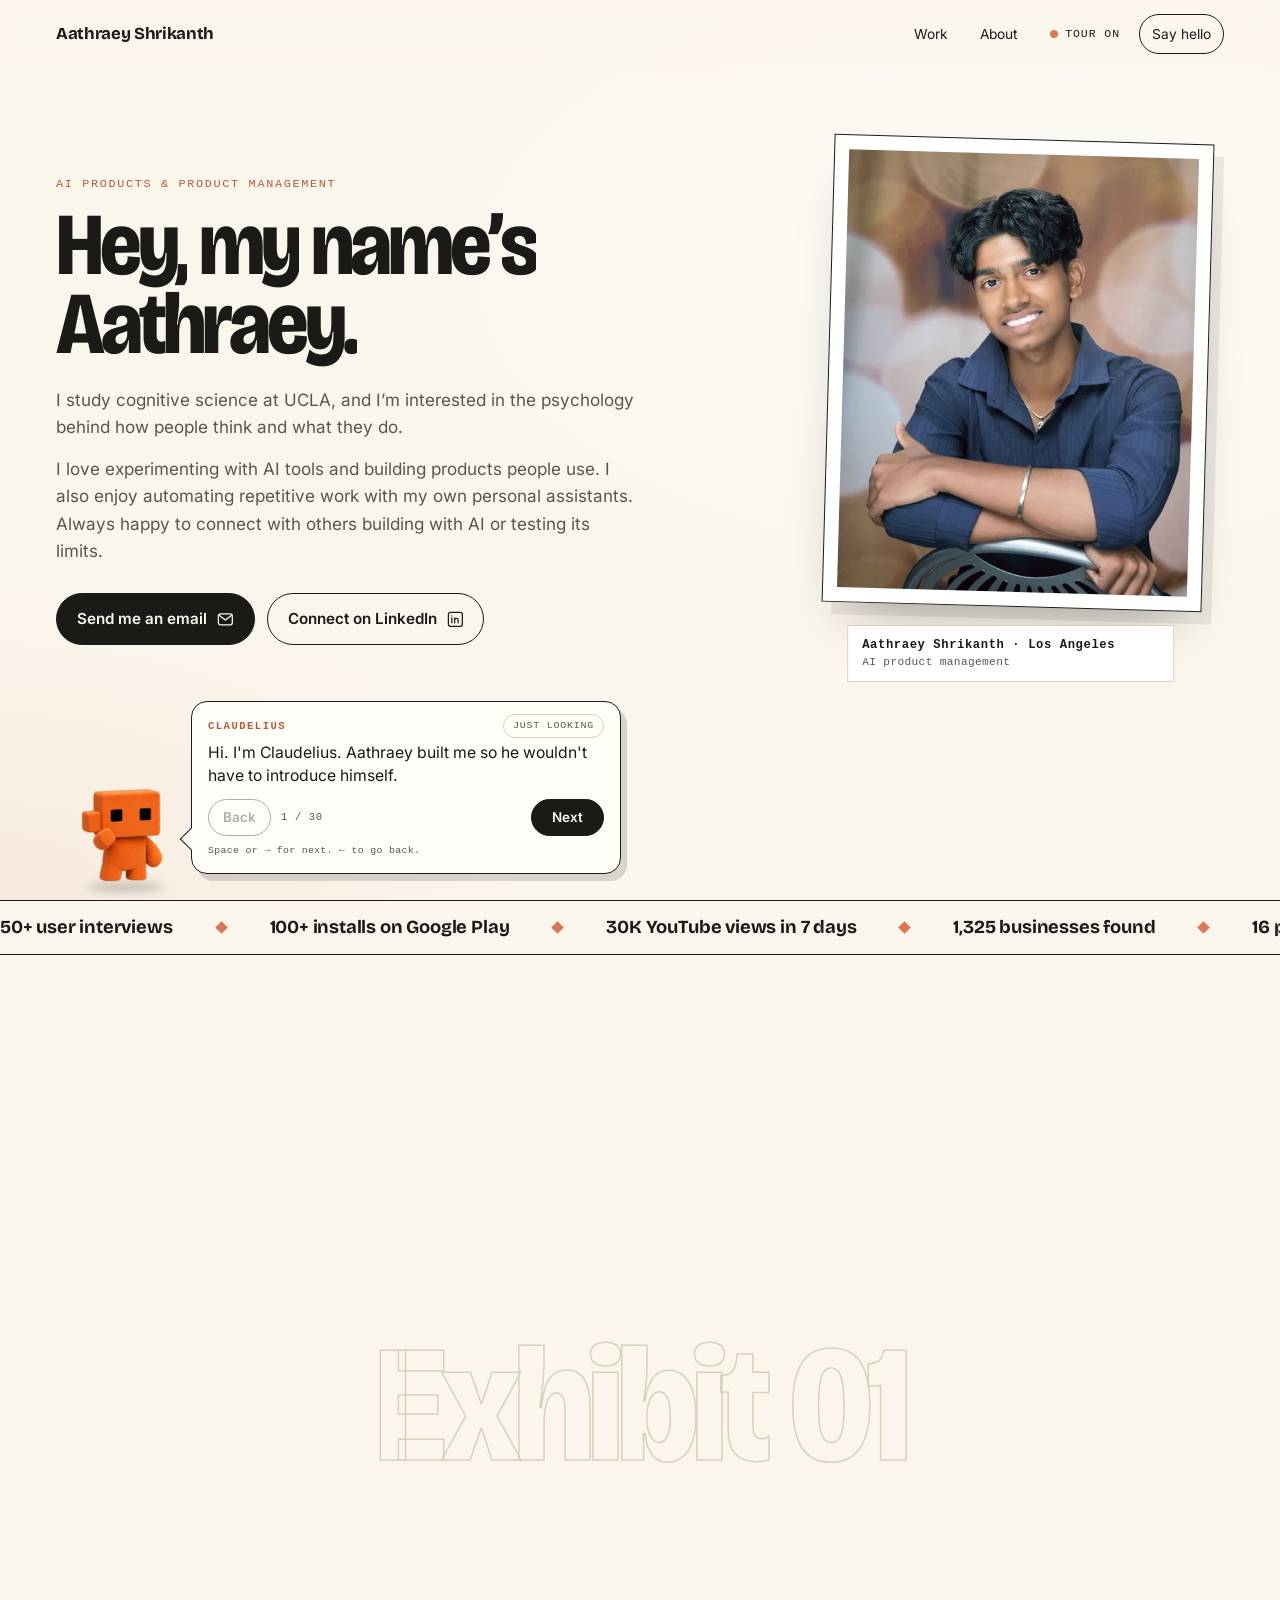
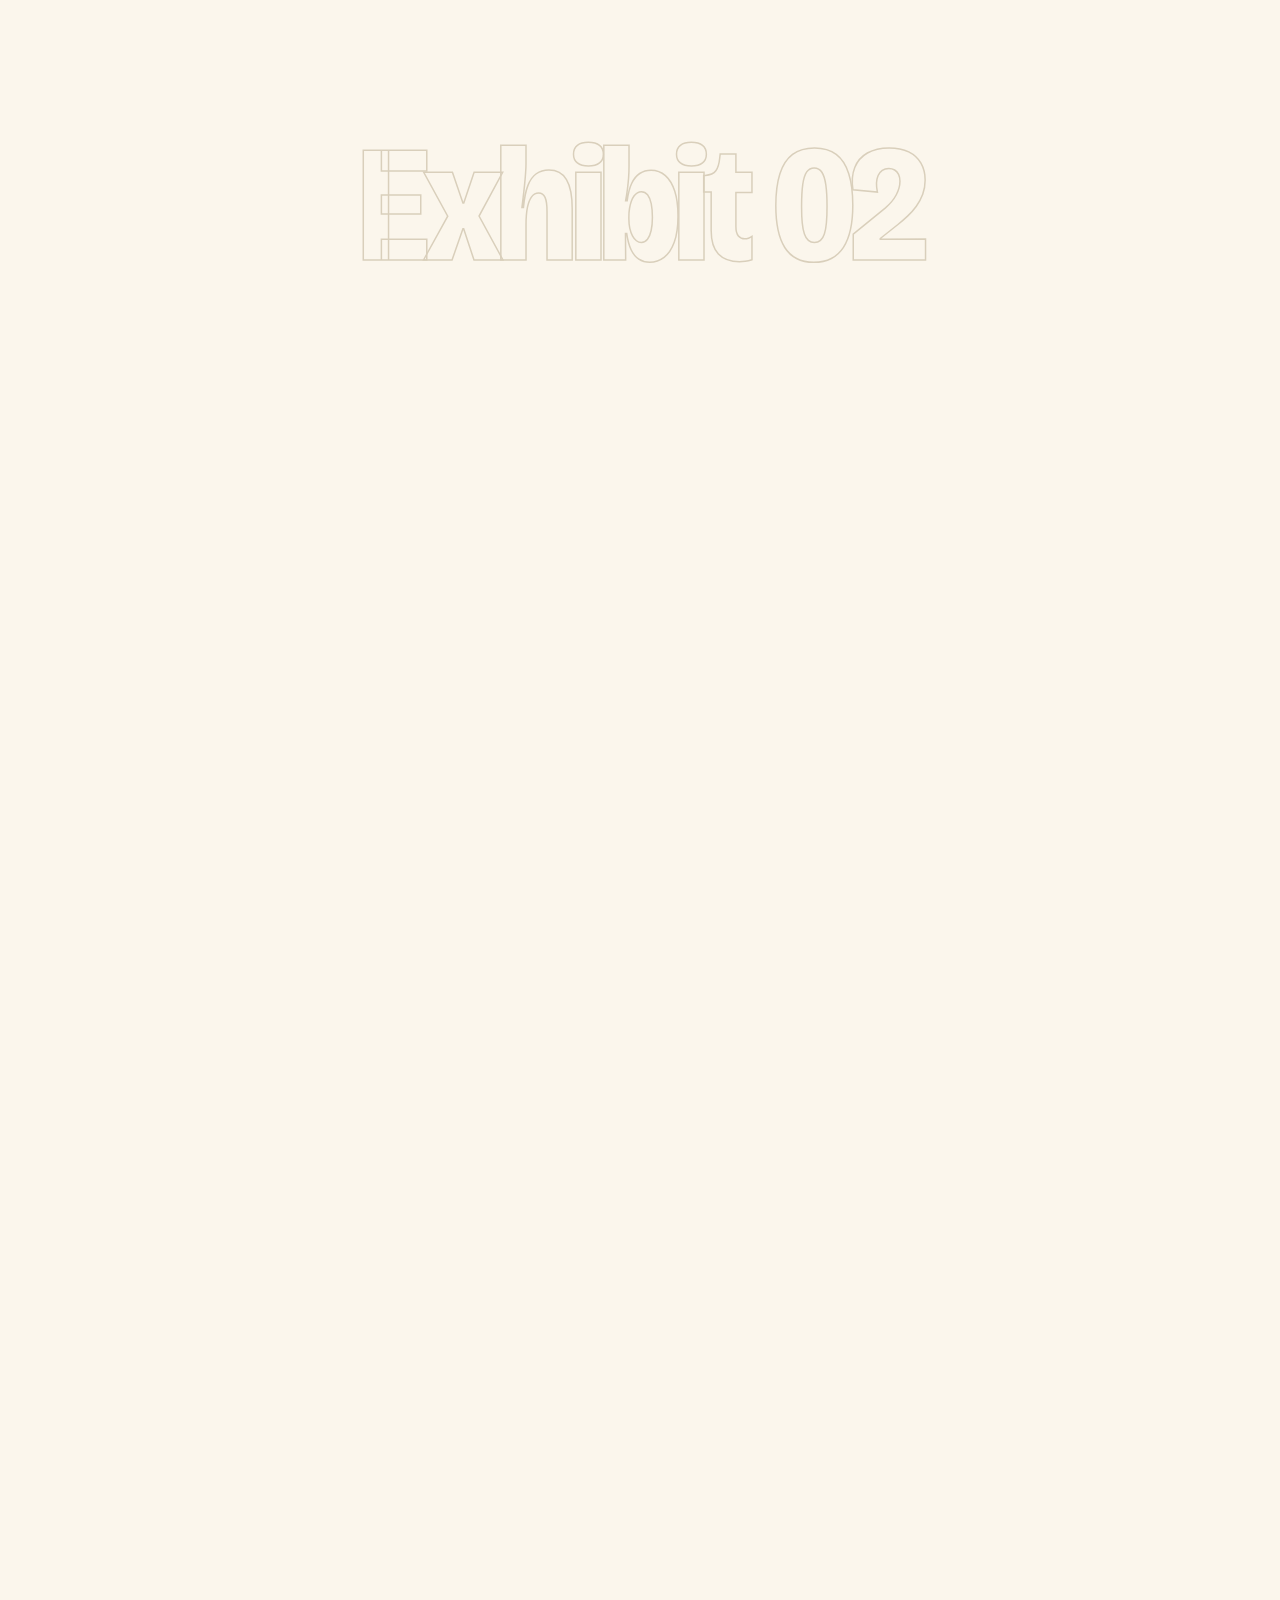
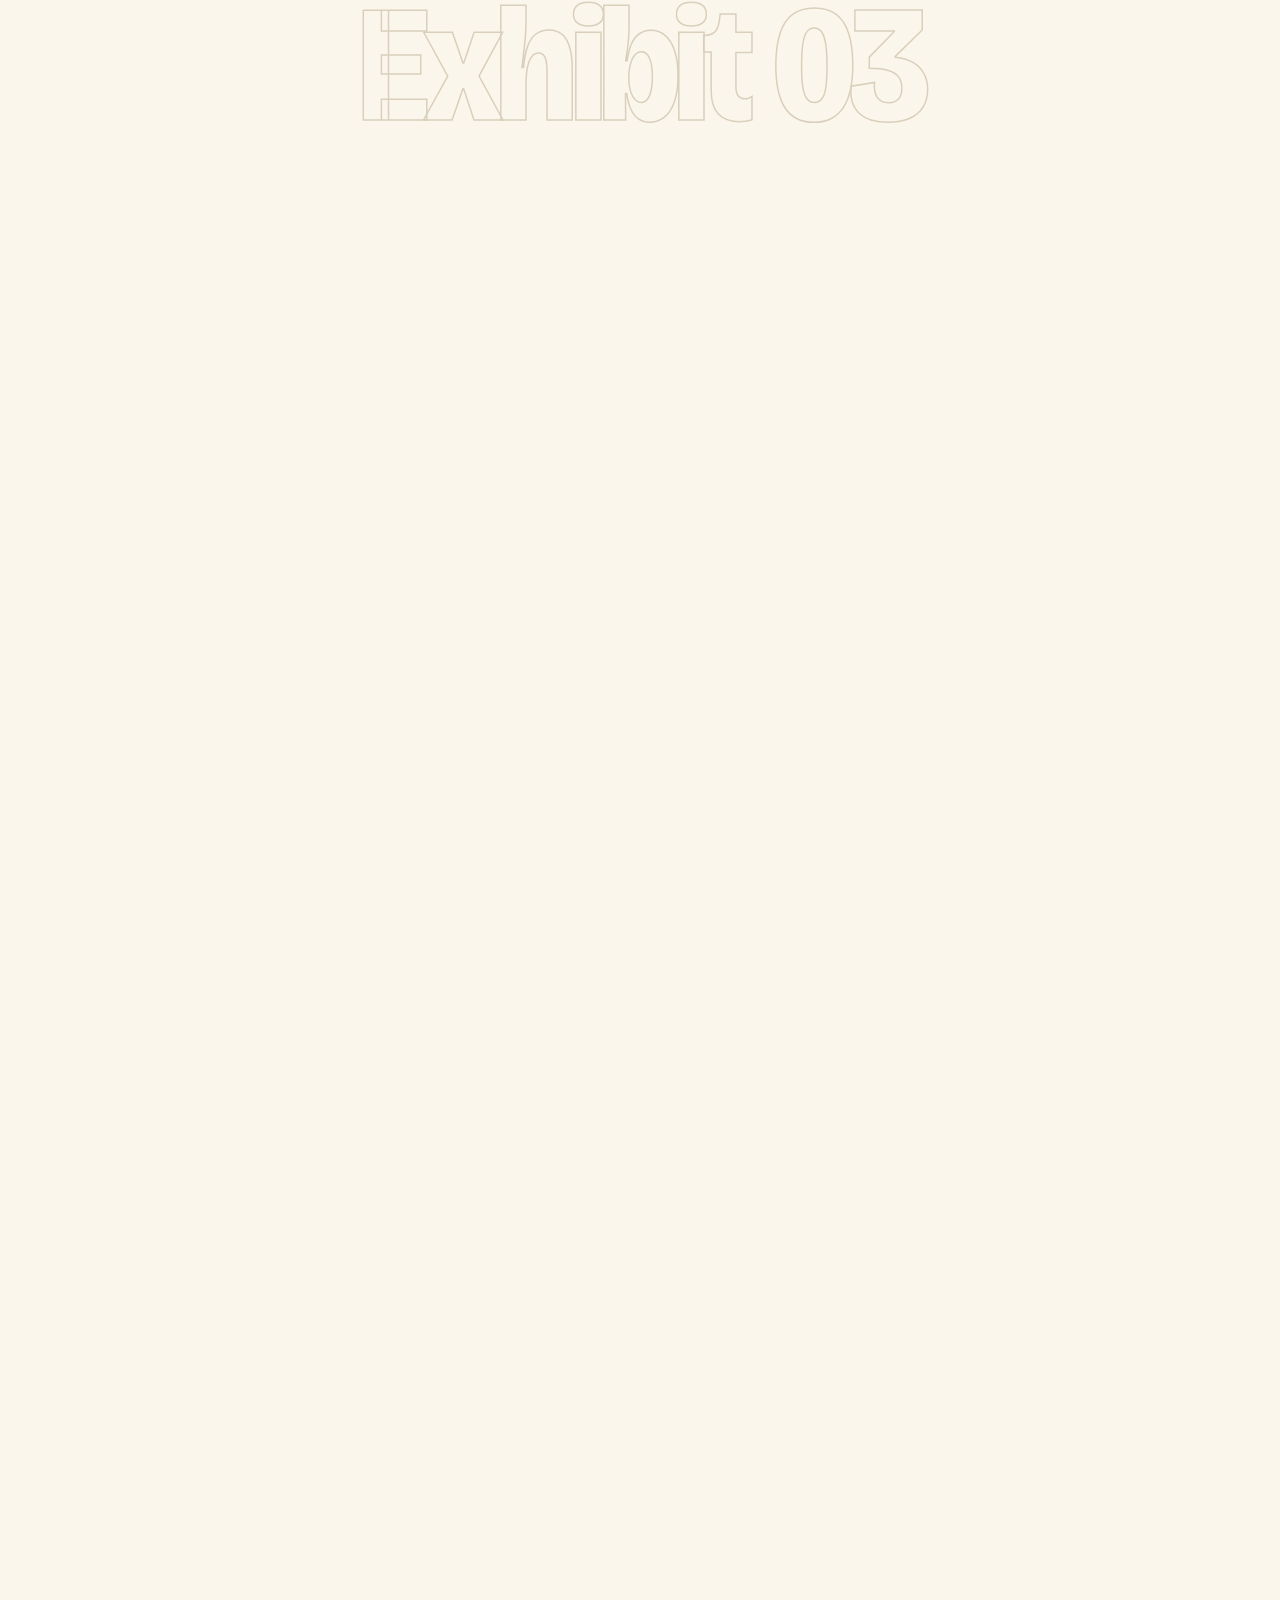
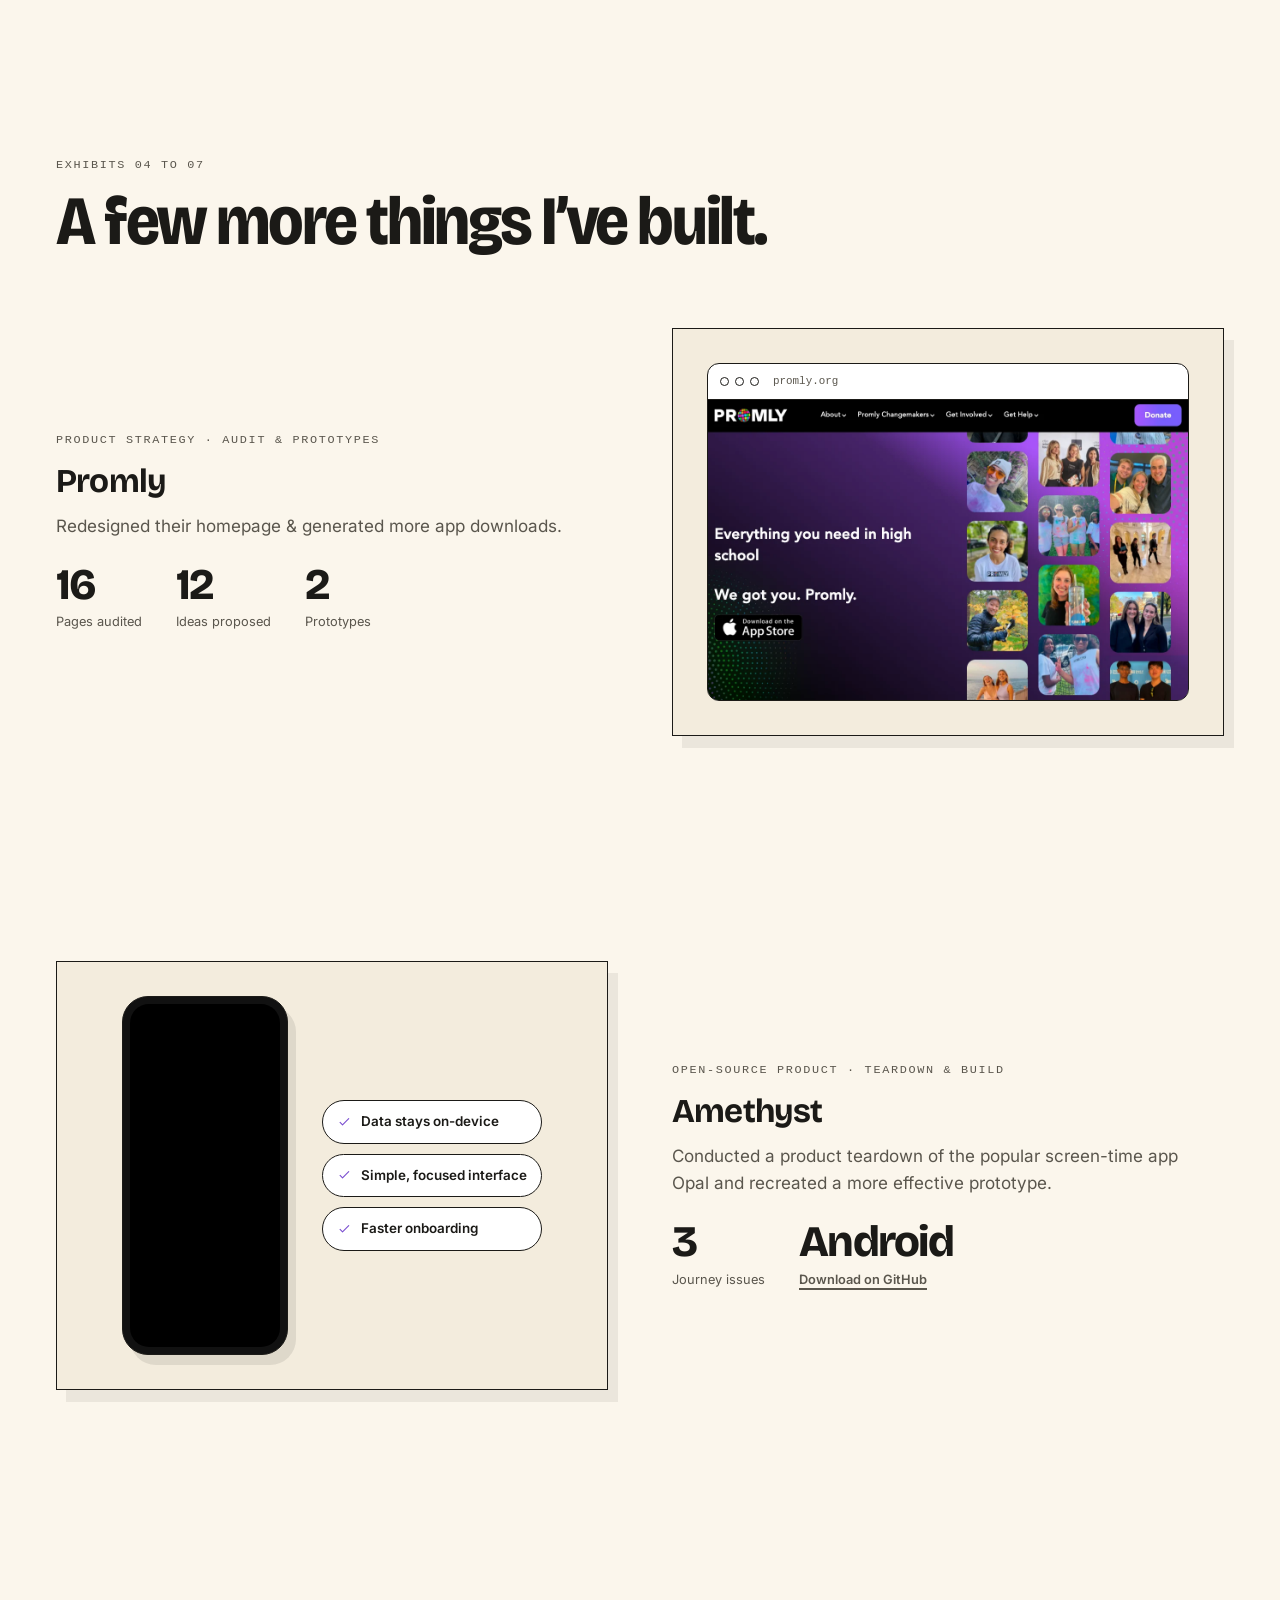
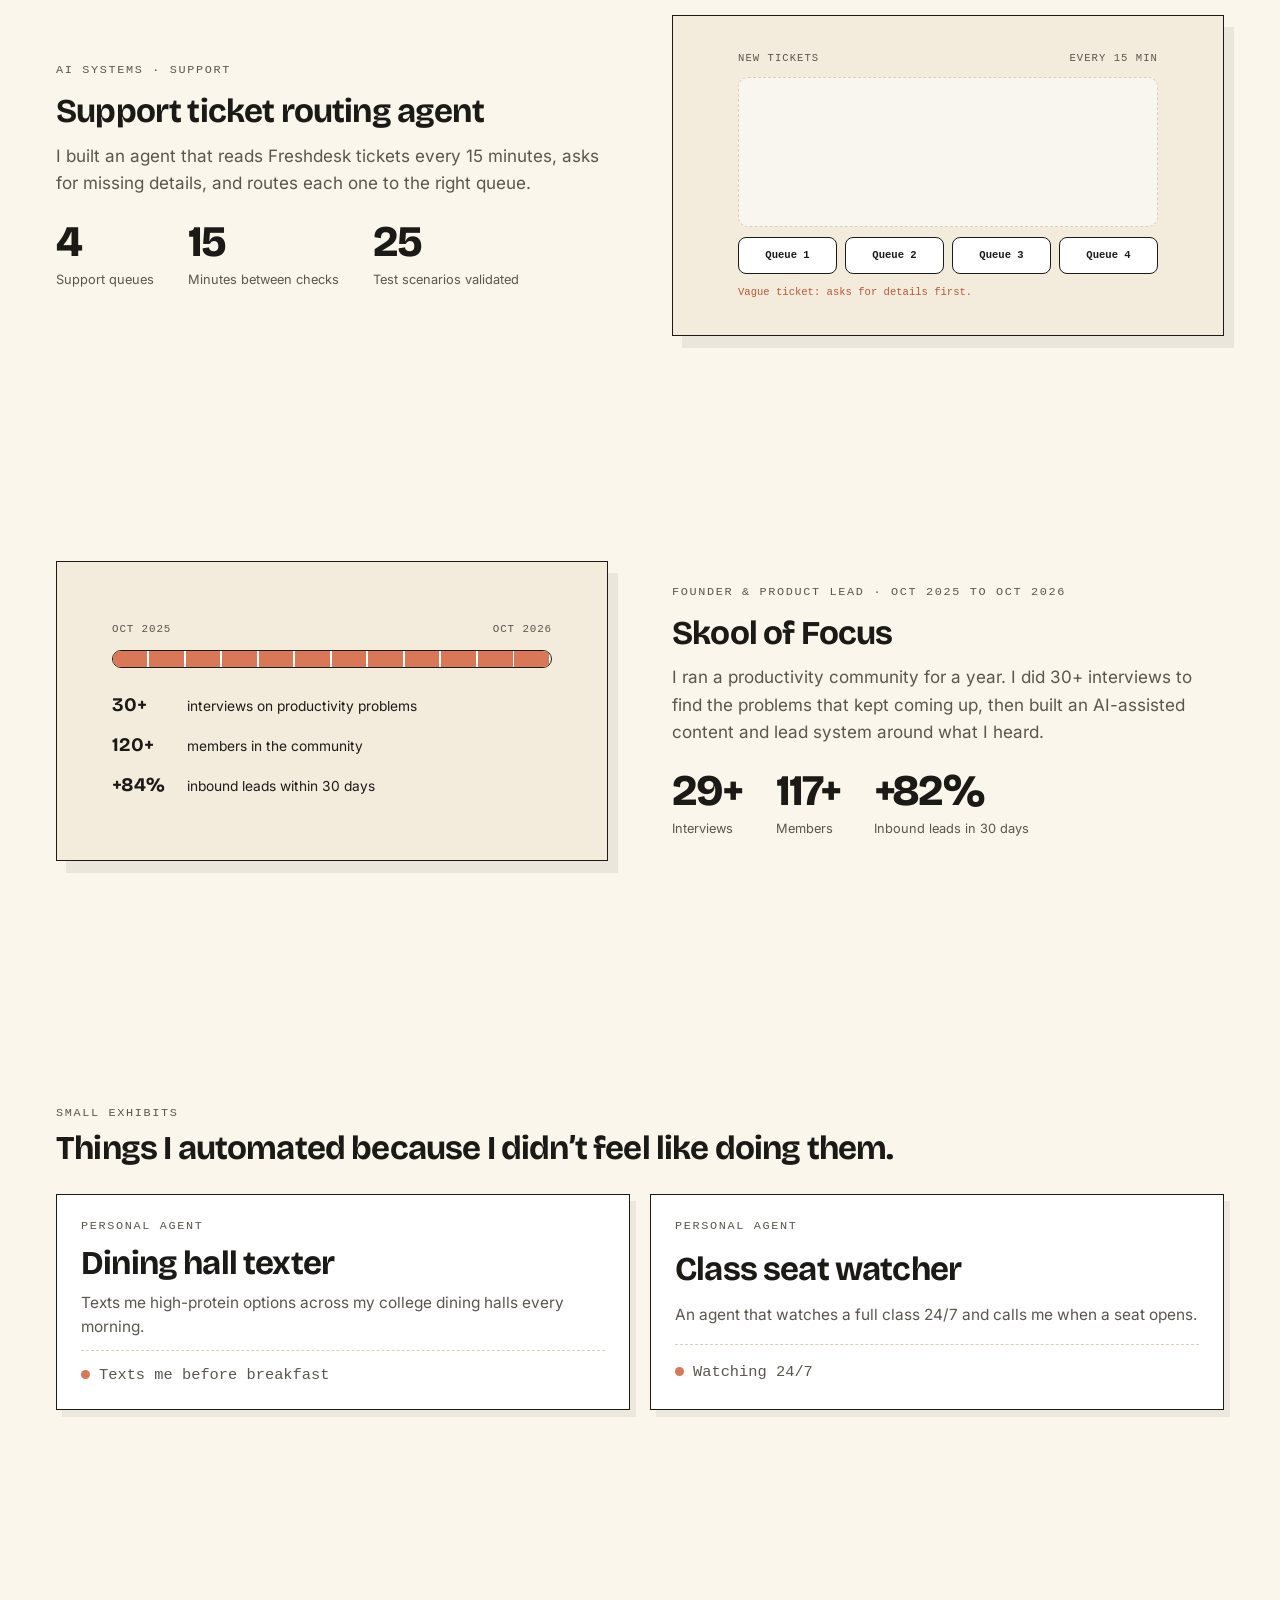
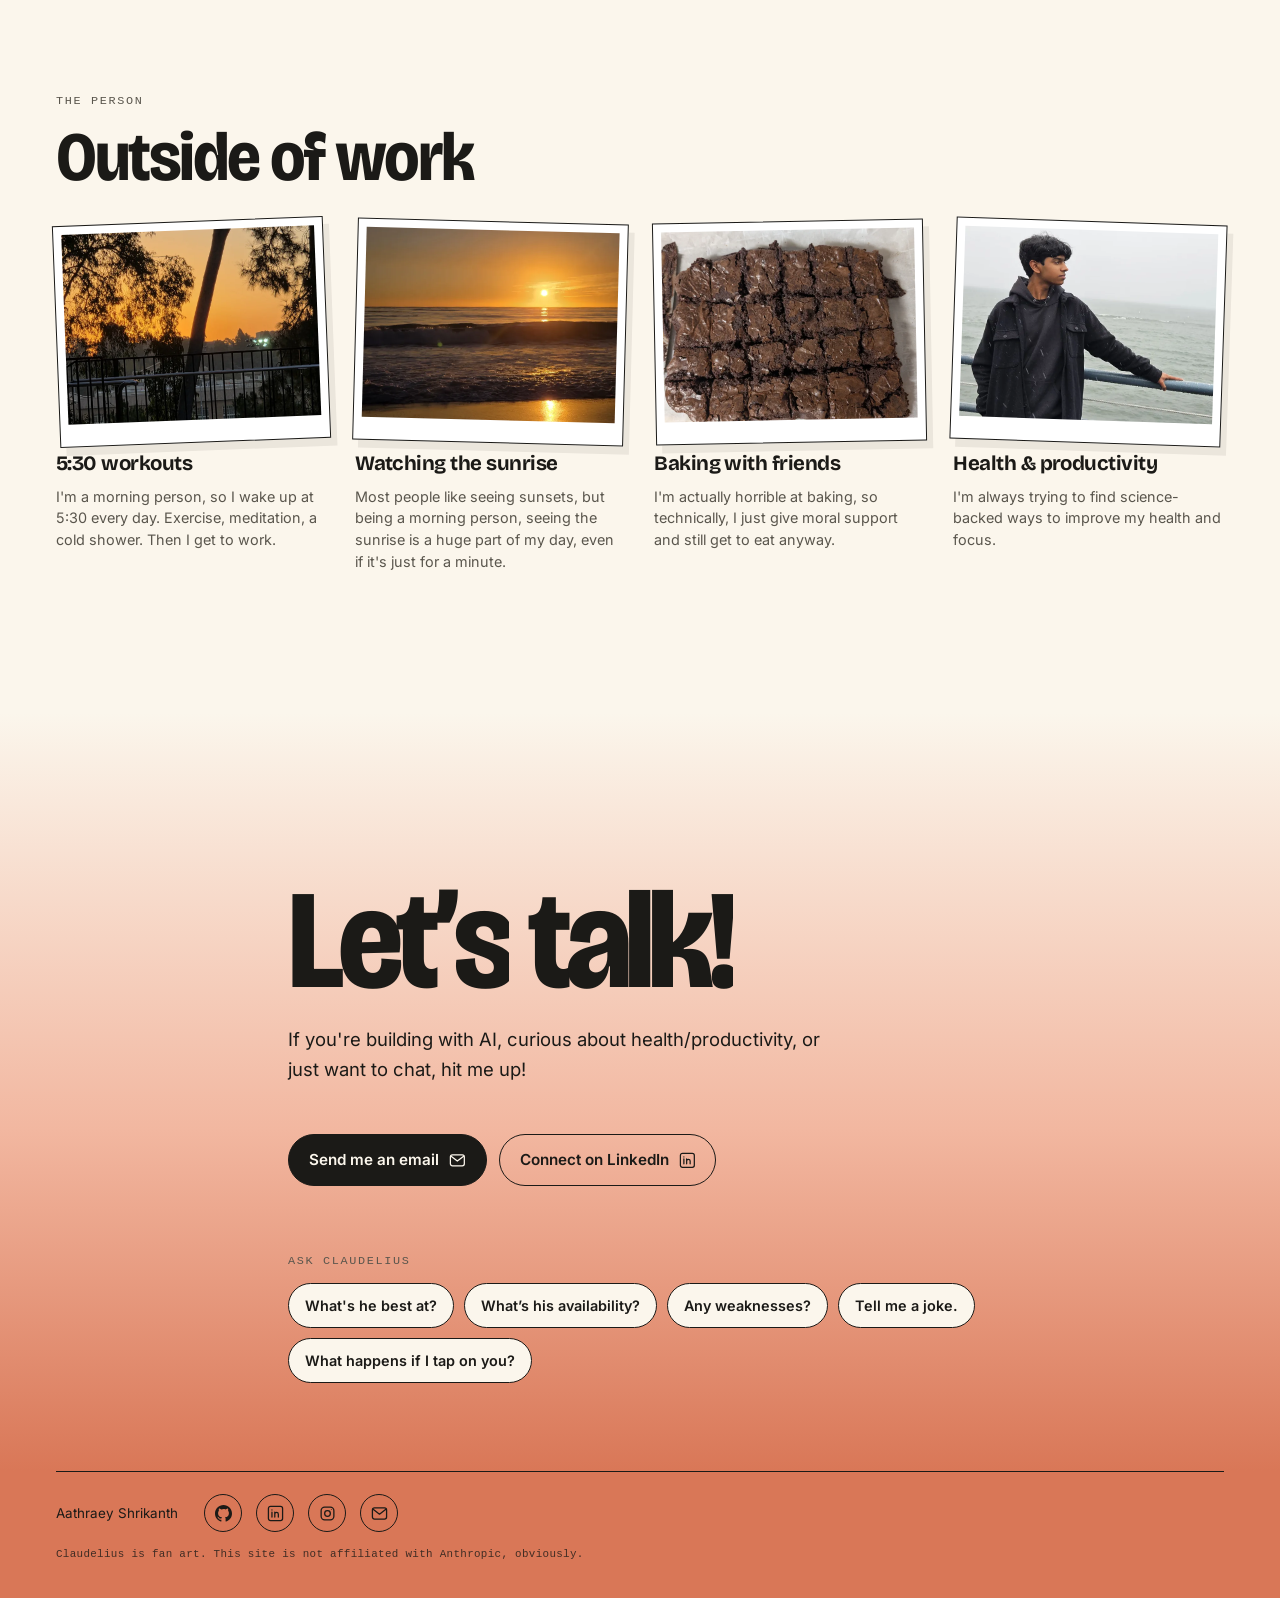
<file: index.html>
<!doctype html>
<html lang="en">
<head>
<meta charset="utf-8">
<meta name="viewport" content="width=device-width,initial-scale=1">
<meta name="theme-color" content="#FBF6EC">
<meta name="description" content="I study cognitive science at UCLA and build AI agents, personal assistants, and mobile products. Get to know me and the things I’ve built.">
<meta name="robots" content="index,follow">
<title>Aathraey Shrikanth | AI Products &amp; Product Management</title>
<link rel="canonical" href="https://aathraey.github.io/">
<meta property="og:url" content="https://aathraey.github.io/">
<meta property="og:title" content="Aathraey Shrikanth | AI Products &amp; Product Management">
<meta property="og:description" content="I study cognitive science at UCLA and build AI agents, personal assistants, and mobile products. Get to know me and the things I’ve built.">
<meta property="og:type" content="website">
<meta property="og:image" content="https://aathraey.github.io/assets/og-portfolio.jpg">
<meta property="og:image:width" content="1200"><meta property="og:image:height" content="630">
<meta property="og:image:alt" content="Aathraey Shrikanth | AI Products &amp; Product Management">
<meta name="twitter:card" content="summary_large_image">
<link rel="icon" href="./assets/monogram.svg" type="image/svg+xml">
<link rel="preload" href="./assets/fonts/bricolage-grotesque.woff2" as="font" type="font/woff2" crossorigin>
<link rel="preload" href="./assets/fonts/inter.woff2" as="font" type="font/woff2" crossorigin>
<link rel="stylesheet" href="./assets/css/base.css">
<link rel="stylesheet" href="./assets/css/scenes.css">
<link rel="stylesheet" href="./assets/css/guide.css">
<script>(function(){var d=document.documentElement;d.classList.add("js");if(matchMedia("(prefers-reduced-motion: reduce)").matches)d.classList.add("reduced");else{var q=false;try{q=sessionStorage.getItem("guide-mode")==="quiet"}catch(e){}if(!q&&matchMedia("(min-width: 900px) and (min-height: 620px)").matches)d.classList.add("pin");}})();</script>
<script type="application/ld+json">{"@context":"https://schema.org","@type":"ProfilePage","name":"Aathraey Shrikanth | AI Products & Product Management","description":"I study cognitive science at UCLA and build AI agents, personal assistants, and mobile products. Get to know me and the things I’ve built.","url":"https://aathraey.github.io/","mainEntity":{"@type":"Person","name":"Aathraey Shrikanth","email":"aathraeyshrikanth07@gmail.com","sameAs":["https://www.linkedin.com/in/aathraey-shrikanth-6a5152317/","https://github.com/aathraey"],"affiliation":{"@type":"CollegeOrUniversity","name":"University of California, Los Angeles"}}}</script>
</head>
<body data-world="paper">
<svg class="icon-defs" aria-hidden="true"><defs>
  <symbol id="i-arrow" viewBox="0 0 24 24"><path d="M5 12h14M13 6l6 6-6 6"/></symbol>
  <symbol id="i-check" viewBox="0 0 24 24"><path d="m5 12 4 4L19 6"/></symbol>
  <symbol id="i-layers" viewBox="0 0 24 24"><path d="m12 3 9 5-9 5-9-5Zm-9 9 9 5 9-5"/></symbol>
  <symbol id="i-mail" viewBox="0 0 24 24"><rect x="2" y="4" width="20" height="16" rx="3"/><path d="m3 6 9 7 9-7"/></symbol>
  <symbol id="i-external" viewBox="0 0 24 24"><path d="M14 4h6v6M20 4l-9 9M10 4H5a1 1 0 0 0-1 1v14a1 1 0 0 0 1 1h14a1 1 0 0 0 1-1v-5"/></symbol>
  <symbol id="i-github" viewBox="0 0 24 24"><path stroke="none" fill="currentColor" d="M12 0C5.37 0 0 5.373 0 12c0 5.303 3.438 9.8 8.205 11.385.6.113.82-.258.82-.577 0-.285-.01-1.04-.015-2.04-3.338.724-4.043-1.61-4.043-1.61-.546-1.387-1.333-1.756-1.333-1.756-1.089-.745.083-.729.083-.729 1.205.084 1.838 1.237 1.838 1.237 1.07 1.835 2.807 1.305 3.492.998.108-.776.419-1.305.762-1.605-2.665-.305-5.467-1.334-5.467-5.931 0-1.31.469-2.381 1.236-3.221-.124-.303-.536-1.524.117-3.176 0 0 1.008-.322 3.301 1.23a11.52 11.52 0 0 1 3.003-.404c1.02.005 2.047.138 3.006.404 2.291-1.552 3.297-1.23 3.297-1.23.655 1.652.243 2.873.12 3.176.77.84 1.235 1.911 1.235 3.221 0 4.609-2.807 5.624-5.479 5.921.43.372.823 1.102.823 2.222 0 1.606-.015 2.896-.015 3.286 0 .322.216.694.825.576C20.565 21.796 24 17.299 24 12c0-6.627-5.373-12-12-12Z"/></symbol>
  <symbol id="i-linkedin" viewBox="0 0 24 24"><rect x="2" y="2" width="20" height="20" rx="3"/><path d="M7 10v7M7 7v.01M11 17v-4a2.5 2.5 0 0 1 5 0v4M11 10v7"/></symbol>
  <symbol id="i-instagram" viewBox="0 0 24 24"><rect x="3" y="3" width="18" height="18" rx="5"/><circle cx="12" cy="12" r="4"/><circle cx="17.5" cy="6.5" r=".7" fill="currentColor" stroke="none"/></symbol>
  <symbol id="i-x" viewBox="0 0 24 24"><path d="M4 4l16 16M20 4 4 20"/></symbol>
  <symbol id="i-youtube" viewBox="0 0 24 24"><rect x="2" y="5" width="20" height="14" rx="4"/><path d="m10 9 5 3-5 3Z" fill="currentColor" stroke="none"/></symbol>
</defs></svg>

<a class="skip-link" href="#main">Skip to content</a>

<header class="site-header">
  <a class="brand" href="./">Aathraey Shrikanth</a>
  <nav class="site-nav" aria-label="Main">
    <a href="#content">Work</a>
    <a href="#life">About</a>
    <button class="tour-toggle" type="button" aria-pressed="true" hidden><i></i><span>Tour on</span></button>
    <a class="nav-cta" href="#contact">Say hello</a>
  </nav>
</header>

<main id="main">

<!-- 0. Lobby -->
<section class="lobby" id="lobby" aria-labelledby="lobby-title">
  <div class="wrap lobby-grid">
    <div class="lobby-copy">
      <p class="eyebrow">AI Products &amp; Product Management</p>
      <h1 class="display" id="lobby-title" data-split>Hey, my name’s<br>Aathraey.</h1>
      <p data-rise>I study cognitive science at UCLA, and I’m interested in the psychology behind how people think and what they do.</p>
      <p data-rise>I love experimenting with AI tools and building products people use. I also enjoy automating repetitive work with my own personal assistants. Always happy to connect with others building with AI or testing its limits.</p>
      <div class="actions" data-rise>
        <a class="button primary" href="https://mail.google.com/mail/?view=cm&amp;fs=1&amp;to=aathraeyshrikanth07%40gmail.com" target="_blank" rel="noopener" data-email aria-controls="email-options" aria-expanded="false">Send me an email <svg class="icon" aria-hidden="true"><use href="#i-mail"/></svg></a>
        <a class="button quiet" href="https://www.linkedin.com/in/aathraey-shrikanth-6a5152317/" target="_blank" rel="noopener">Connect on LinkedIn <svg class="icon" aria-hidden="true"><use href="#i-linkedin"/></svg></a>
      </div>
    </div>
    <figure class="frame" id="portrait">
      <div class="frame-mat"><img src="./assets/img/portrait-560.webp" srcset="./assets/img/portrait-560.webp 560w, ./assets/img/portrait.webp 1000w" sizes="(max-width: 820px) 60vw, 380px" alt="Aathraey Shrikanth" width="1000" height="1250" fetchpriority="high"></div>
      <figcaption class="placard"><strong>Aathraey Shrikanth · Los Angeles</strong>AI product management</figcaption>
    </figure>
  </div>
</section>

<div class="ticker" aria-hidden="true"><div class="ticker-track">
    <span>50+ user interviews</span><span>100+ installs on Google Play</span><span>30K YouTube views in 7 days</span><span>1,325 businesses found</span><span>16 pages audited</span><span>120+ community members</span>
    <span>50+ user interviews</span><span>100+ installs on Google Play</span><span>30K YouTube views in 7 days</span><span>1,325 businesses found</span><span>16 pages audited</span><span>120+ community members</span>
</div></div>

<!-- 1. Content machine -->
<section class="scene scene-content" id="content" data-world="content" aria-labelledby="content-title">
  <div class="stage" data-room="01">
    <div class="world-bg" aria-hidden="true"></div>
    <div class="stage-inner">
      <header class="scene-head">
        <p class="eyebrow">Exhibit 01 · AI systems · Content production</p>
        <h2 id="content-title">AI <em>content</em> system</h2>
        <p class="scene-desc">I built a following across 4 social media platforms talking about AI automation by using AI automation.</p>
      </header>
      <div class="scene-main cm">
        <div class="cm-layer cm-stations">
          <div class="cm-line">
            <div class="cm-track" aria-hidden="true"><i class="cm-fill"></i><span class="cm-card">Idea</span></div>
            <ol class="cm-crew" aria-label="The five agents">
              <li><span class="sprite" aria-hidden="true"><img src="./assets/img/codex-blue-coordinate-0.webp" alt="" width="210" height="210" loading="lazy"><img src="./assets/img/codex-blue-coordinate-1.webp" alt="" width="210" height="210" loading="lazy"><img src="./assets/img/codex-blue-coordinate-2.webp" alt="" width="210" height="210" loading="lazy"></span><strong>Eve</strong><span class="role">Coordinate</span></li>
              <li><span class="sprite" aria-hidden="true"><img src="./assets/img/codex-blue-research-0.webp" alt="" width="210" height="210" loading="lazy"><img src="./assets/img/codex-blue-research-1.webp" alt="" width="210" height="210" loading="lazy"><img src="./assets/img/codex-blue-research-2.webp" alt="" width="210" height="210" loading="lazy"></span><strong>Ava</strong><span class="role">Research</span></li>
              <li><span class="sprite" aria-hidden="true"><img src="./assets/img/codex-blue-draft-0.webp" alt="" width="210" height="210" loading="lazy"><img src="./assets/img/codex-blue-draft-1.webp" alt="" width="210" height="210" loading="lazy"><img src="./assets/img/codex-blue-draft-2.webp" alt="" width="210" height="210" loading="lazy"></span><strong>Sara</strong><span class="role">Write</span></li>
              <li><span class="sprite" aria-hidden="true"><img src="./assets/img/codex-blue-adapt-0.webp" alt="" width="210" height="210" loading="lazy"><img src="./assets/img/codex-blue-adapt-1.webp" alt="" width="210" height="210" loading="lazy"><img src="./assets/img/codex-blue-adapt-2.webp" alt="" width="210" height="210" loading="lazy"></span><strong>Ray</strong><span class="role">Edit video</span></li>
              <li><span class="sprite" aria-hidden="true"><img src="./assets/img/codex-blue-analyze-0.webp" alt="" width="210" height="210" loading="lazy"><img src="./assets/img/codex-blue-analyze-1.webp" alt="" width="210" height="210" loading="lazy"><img src="./assets/img/codex-blue-analyze-2.webp" alt="" width="210" height="210" loading="lazy"></span><strong>Nova</strong><span class="role">Analyze</span></li>
            </ol>
            <div class="cm-daily">
              <p class="cm-count"><b>13</b><span>posts a day</span></p>
              <ul class="cm-tiles">
                <li><svg class="icon" aria-hidden="true"><use href="#i-x"/></svg>7 X posts</li>
                <li><svg class="icon" aria-hidden="true"><use href="#i-linkedin"/></svg>1 LinkedIn post</li>
                <li><svg class="icon" aria-hidden="true"><use href="#i-youtube"/></svg>2 YouTube Shorts</li>
                <li><svg class="icon" aria-hidden="true"><use href="#i-instagram"/></svg>2 Instagram Reels</li>
                <li><svg class="icon" aria-hidden="true"><use href="#i-layers"/></svg>1 carousel</li>
              </ul>
            </div>
          </div>
        </div>
        <div class="cm-layer cm-gallery">
          <div class="cm-cards">
            <figure class="sq"><img src="./assets/img/carousel-1.webp" alt="Carousel cover: The VAULT framework, a 5-step check before you trust an AI’s answer" width="720" height="720" loading="lazy"></figure>
            <figure class="tall"><img src="./assets/img/reel-1.webp" alt="Frame from a reel about a repo that lists every free API provider" width="540" height="960" loading="lazy"></figure>
            <figure class="sq"><img src="./assets/img/carousel-2.webp" alt="Carousel cover: 5 AI automations you can sell today" width="720" height="720" loading="lazy"></figure>
            <figure class="tall"><img src="./assets/img/reel-2.webp" alt="Frame from a reel about Google Stitch, a text-to-design tool" width="540" height="960" loading="lazy"></figure>
            <figure class="sq"><img src="./assets/img/carousel-3.webp" alt="Carousel cover comparing using Claude as a chatbot and as an employee" width="720" height="720" loading="lazy"></figure>
            <figure class="tall"><img src="./assets/img/reel-3.webp" alt="Frame from a reel about a curated list of Claude Code resources" width="540" height="960" loading="lazy"></figure>
            <figure class="sq"><img src="./assets/img/carousel-4.webp" alt="Carousel cover listing side hustles built with Claude" width="720" height="720" loading="lazy"></figure>
            <figure class="tall"><img src="./assets/img/reel-4.webp" alt="Frame from a reel explaining semantic memory for AI agents" width="540" height="960" loading="lazy"></figure>
            <figure class="sq"><img src="./assets/img/carousel-5.webp" alt="Carousel cover about marketing costs with Higgsfield" width="720" height="720" loading="lazy"></figure>
            <figure class="tall"><img src="./assets/img/reel-5.webp" alt="Frame from a reel about asking NotebookLM why" width="540" height="960" loading="lazy"></figure>
          </div>
          <p class="cm-caption">These are real carousels and frames from real reels. The agents made them, and I reviewed every one.</p>
        </div>
        <div class="cm-layer cm-total">
          <b data-count-k="30" data-manual aria-label="30K">30K</b>
          <span>YouTube views in 7 days</span>
        </div>
      </div>
    </div>
  </div>
</section>

<!-- 2. Lead engine -->
<section class="scene scene-leads" id="leads" data-world="leads" aria-labelledby="leads-title">
  <div class="stage" data-room="02">
    <div class="world-bg" aria-hidden="true"></div>
    <div class="stage-inner">
      <header class="scene-head">
        <p class="eyebrow">Exhibit 02 · AI systems · Lead generation</p>
        <h2 id="leads-title">AI lead generation</h2>
        <p class="scene-desc">Find local businesses, qualify them, personalize outreach, and send.</p>
        <span class="sprite" aria-hidden="true"><img src="./assets/img/grok-grey-outreach-0.webp" alt="" width="210" height="210" loading="lazy"><img src="./assets/img/grok-grey-outreach-1.webp" alt="" width="210" height="210" loading="lazy"><img src="./assets/img/grok-grey-outreach-2.webp" alt="" width="210" height="210" loading="lazy"></span>
      </header>
      <div class="scene-main leads-main">
        <dl class="leads-stats">
          <div><dt data-lead="found">1,325</dt><dd>Businesses found in 2 hours</dd></div>
          <div><dt data-lead="enriched">838</dt><dd>Enriched + drafted</dd></div>
          <div><dt data-lead="sent">~123</dt><dd>Messages sent</dd></div>
        </dl>
        <canvas class="leads-canvas" aria-hidden="true"></canvas>
      </div>
    </div>
  </div>
</section>

<!-- 3. MobLife -->
<section class="scene scene-moblife" id="moblife" data-world="moblife" aria-labelledby="moblife-title">
  <div class="stage" data-room="03">
    <div class="world-bg" aria-hidden="true"></div>
    <div class="stage-inner">
      <header class="scene-head">
        <p class="eyebrow">Exhibit 03 · Mobile product</p>
        <h2 id="moblife-title">MobLife</h2>
        <p class="scene-desc">A habit tracker built around quests &amp; rewards to make self-improvement an addiction. Built from feedback across 50+ interviews.</p>
        <a class="play-badge" href="https://play.google.com/store/apps/details?id=com.mobflow.pokelife" target="_blank" rel="noopener"><img src="./assets/img/google-play-badge.png" alt="Get it on Google Play" width="646" height="250" loading="lazy"></a>
      </header>
      <div class="scene-main ml-main">
        <div class="ml-phone">
          <div class="ml-frame">
            <img class="on" src="./assets/img/moblife-1.webp" data-label="Home" alt="MobLife home screen with the trainer, XP progress, streak and daily gift" width="540" height="960" loading="lazy">
            <img src="./assets/img/moblife-2.webp" data-label="Log habits" alt="MobLife habit log screen" width="540" height="960" loading="lazy">
            <img src="./assets/img/moblife-3.webp" data-label="Quests" alt="MobLife quest board" width="540" height="960" loading="lazy">
            <img src="./assets/img/moblife-4.webp" data-label="Mobs" alt="MobLife collection of mobs" width="540" height="960" loading="lazy">
            <img src="./assets/img/moblife-5.webp" data-label="Hatch" alt="MobLife egg hatching screen" width="540" height="960" loading="lazy">
            <img src="./assets/img/moblife-6.webp" data-label="Boss" alt="MobLife boss battle screen" width="540" height="960" loading="lazy">
          </div>
          <span class="ml-label" aria-hidden="true">Home</span>
          <span class="ml-pop" aria-hidden="true">+50 XP</span>
        </div>
        <div class="ml-side">
          <div class="ml-hud" aria-hidden="true"><span class="ml-lv">XP</span><div class="ml-xp"><i></i></div></div>
          <div class="ml-party" aria-hidden="true">
            <span class="ml-trainer"></span>
            <img class="ml-egg px" src="./assets/img/egg-0.png" alt="" width="40" height="48">
            <img class="ml-chest px" src="./assets/img/chest.png" alt="" width="24" height="20">
            <span class="ml-boss">-40</span>
          </div>
          <dl class="ml-stats">
            <div><dt>50+</dt><dd>User interviews</dd></div>
            <div><dt>100+</dt><dd>Installs on Google Play</dd></div>
            <div><dt>5</dt><dd>Beta testers</dd></div>
          </dl>
        </div>
      </div>
    </div>
  </div>
</section>

<!-- 4. Product work -->
<section class="section" id="work" aria-labelledby="work-title">
  <div class="wrap">
    <div class="section-head" data-reveal>
      <p class="eyebrow">Exhibits 04 to 07</p>
      <h2 id="work-title">A few more things I’ve built.</h2>
    </div>
    <div class="pieces">
      <article class="piece" id="work-promly">
        <div class="piece-info" data-reveal>
          <p class="eyebrow">Product strategy · Audit &amp; prototypes</p>
          <h3>Promly</h3>
          <p>Redesigned their homepage &amp; generated more app downloads.</p>
          <dl class="stats"><div><dt data-count="16">16</dt><dd>Pages audited</dd></div><div><dt data-count="12">12</dt><dd>Ideas proposed</dd></div><div><dt data-count="2">2</dt><dd>Prototypes</dd></div></dl>
        </div>
        <div class="piece-art" data-reveal>
          <div class="browser">
            <div class="browser-bar" aria-hidden="true"><i></i><i></i><i></i><span>promly.org</span></div>
            <div class="browser-screen">
              <img src="./assets/img/promly-website-poster.webp" alt="Promly’s public website with its community collage and app download section" width="1120" height="700" loading="lazy">
              <video class="tour-video" muted loop playsinline preload="none" poster="./assets/img/promly-website-poster.webp" aria-label="Recorded tour of Promly’s official website"><source src="./assets/video/promly-website-tour.webm" type="video/webm"><source src="./assets/video/promly-website-tour.mp4" type="video/mp4"></video>
            </div>
          </div>
        </div>
      </article>

      <article class="piece" id="work-amethyst">
        <div class="piece-info" data-reveal>
          <p class="eyebrow">Open-source product · Teardown &amp; build</p>
          <h3>Amethyst</h3>
          <p>Conducted a product teardown of the popular screen-time app Opal and recreated a more effective prototype.</p>
          <dl class="stats"><div><dt data-count="3">3</dt><dd>Journey issues</dd></div><div><dt>Android</dt><dd><a class="text-link" href="https://github.com/aathraey/amethyst/releases/latest" target="_blank" rel="noopener">Download on GitHub</a></dd></div></dl>
        </div>
        <div class="piece-art am-art" data-reveal>
          <div class="phone"><div class="phone-screen am-screens" role="img" aria-label="Looping preview of the Amethyst Home, My apps, and Timer screens">
            <img src="./assets/img/amethyst-loop-home.webp" alt="" width="390" height="844" loading="lazy"><img src="./assets/img/amethyst-loop-apps.webp" alt="" width="390" height="844" loading="lazy"><img src="./assets/img/amethyst-loop-timer.webp" alt="" width="390" height="844" loading="lazy">
          </div></div>
          <ul class="toasts">
            <li><svg class="icon" aria-hidden="true"><use href="#i-check"/></svg>Data stays on-device</li>
            <li><svg class="icon" aria-hidden="true"><use href="#i-check"/></svg>Simple, focused interface</li>
            <li><svg class="icon" aria-hidden="true"><use href="#i-check"/></svg>Faster onboarding</li>
          </ul>
        </div>
      </article>

      <article class="piece" id="work-support">
        <div class="piece-info" data-reveal>
          <p class="eyebrow">AI systems · Support</p>
          <h3>Support ticket routing agent</h3>
          <p>I built an agent that reads Freshdesk tickets every 15 minutes, asks for missing details, and routes each one to the right queue.</p>
          <dl class="stats"><div><dt data-count="4">4</dt><dd>Support queues</dd></div><div><dt data-count="15">15</dt><dd>Minutes between checks</dd></div><div><dt data-count="25">25</dt><dd>Test scenarios validated</dd></div></dl>
        </div>
        <div class="piece-art" data-reveal>
          <div class="router" aria-hidden="true">
            <div class="router-clock"><span>New tickets</span><span>Every 15 min</span></div>
            <div class="router-lane"><span class="ticket"></span><span class="ticket"></span><span class="ticket"></span><span class="ticket"></span><span class="ticket vague">?</span></div>
            <ol class="router-queues"><li>Queue 1</li><li>Queue 2</li><li>Queue 3</li><li>Queue 4</li></ol>
            <p class="router-note">Vague ticket: asks for details first.</p>
          </div>
        </div>
      </article>

      <article class="piece" id="work-skool">
        <div class="piece-info" data-reveal>
          <p class="eyebrow">Founder &amp; Product Lead · Oct 2025 to Oct 2026</p>
          <h3>Skool of Focus</h3>
          <p>I ran a productivity community for a year. I did 30+ interviews to find the problems that kept coming up, then built an AI-assisted content and lead system around what I heard.</p>
          <dl class="stats"><div><dt data-count="30" data-suffix="+">30+</dt><dd>Interviews</dd></div><div><dt data-count="120" data-suffix="+">120+</dt><dd>Members</dd></div><div><dt data-count="84" data-prefix="+" data-suffix="%">+84%</dt><dd>Inbound leads in 30 days</dd></div></dl>
        </div>
        <div class="piece-art" data-reveal>
          <div class="timeline" aria-hidden="true">
            <div class="timeline-years"><span>Oct 2025</span><span>Oct 2026</span></div>
            <div class="timeline-bar"><i></i></div>
            <ul class="timeline-rows"><li><b>30+</b>interviews on productivity problems</li><li><b>120+</b>members in the community</li><li><b>+84%</b>inbound leads within 30 days</li></ul>
          </div>
        </div>
      </article>
    </div>

    <div class="small-head" id="small" data-reveal>
      <p class="eyebrow">Small exhibits</p>
      <h3>Things I automated because I didn’t feel like doing them.</h3>
    </div>
    <div class="smalls">
      <article class="small" id="small-menu" data-reveal>
        <p class="eyebrow">Personal agent</p>
        <h3>Dining hall texter</h3>
        <p>Texts me high-protein options across my college dining halls every morning.</p>
        <p class="small-demo"><i class="pulse"></i>Texts me before breakfast</p>
      </article>
      <article class="small" id="small-seat" data-reveal>
        <p class="eyebrow">Personal agent</p>
        <h3>Class seat watcher</h3>
        <p>An agent that watches a full class 24/7 and calls me when a seat opens.</p>
        <p class="small-demo"><i class="pulse"></i>Watching 24/7</p>
      </article>
    </div>
  </div>
</section>

<!-- 5. Outside of work. Each card has an id so the guide can light it up while talking about it. -->
<section class="section" id="life" aria-labelledby="life-title">
  <div class="wrap">
    <div class="section-head" data-reveal>
      <p class="eyebrow">The person</p>
      <h2 id="life-title">Outside of work</h2>
    </div>
    <div class="life-cards">
      <!-- Left to right, in the same order the guide talks about them. -->
      <article class="life-card" id="life-wake" data-reveal>
        <div class="print"><img src="./assets/img/life-wake.webp" alt="Trees and a railing in silhouette against an orange sky, just before sunrise" width="800" height="600" loading="lazy"></div>
        <h3>5:30 workouts</h3>
        <p>I'm a morning person, so I wake up at 5:30 every day. Exercise, meditation, a cold shower. Then I get to work.</p>
      </article>
      <article class="life-card" id="life-sun" data-reveal>
        <div class="print"><img src="./assets/img/life-sun.webp" alt="The sun just above the horizon over the ocean, seen from a beach" width="800" height="600" loading="lazy"></div>
        <h3>Watching the sunrise</h3>
        <p>Most people like seeing sunsets, but being a morning person, seeing the sunrise is a huge part of my day, even if it's just for a minute.</p>
      </article>
      <article class="life-card" id="life-bake" data-reveal>
        <div class="print"><img src="./assets/img/life-bake.webp" alt="A tray of home-baked brownies cut into squares on parchment paper" width="800" height="600" loading="lazy"></div>
        <h3>Baking with friends</h3>
        <p>I'm actually horrible at baking, so technically, I just give moral support and still get to eat anyway.</p>
      </article>
      <article class="life-card" id="life-health" data-reveal>
        <div class="print"><img src="./assets/img/life-walk.webp" alt="Aathraey in a hoodie at a pier railing, looking out over a grey, rainy ocean" width="800" height="600" loading="lazy"></div>
        <h3>Health &amp; productivity</h3>
        <p>I'm always trying to find science-backed ways to improve my health and focus.</p>
      </article>
    </div>
  </div>
</section>

<!-- 7. Exit -->
<section class="exit" id="contact" aria-labelledby="contact-title">
  <div class="wrap exit-copy">
    <h2 class="display" id="contact-title" data-split>Let’s talk!</h2>
    <p>If you're building with AI, curious about health/productivity, or just want to chat, hit me up!</p>
    <div class="actions">
      <a class="button primary" href="https://mail.google.com/mail/?view=cm&amp;fs=1&amp;to=aathraeyshrikanth07%40gmail.com" target="_blank" rel="noopener" data-email aria-controls="email-options" aria-expanded="false">Send me an email <svg class="icon" aria-hidden="true"><use href="#i-mail"/></svg></a>
      <a class="button quiet" href="https://www.linkedin.com/in/aathraey-shrikanth-6a5152317/" target="_blank" rel="noopener">Connect on LinkedIn <svg class="icon" aria-hidden="true"><use href="#i-linkedin"/></svg></a>
    </div>
    <div class="chips" id="chips" hidden>
      <p class="eyebrow">Ask Claudelius</p>
      <div class="chips-list"></div>
    </div>
  </div>
</section>
</main>

<footer class="site-footer">
  <div class="wrap">
    <div class="footer-row">
      <span>Aathraey Shrikanth</span>
      <nav aria-label="Social links">
        <a href="https://github.com/aathraey" target="_blank" rel="noopener" aria-label="GitHub"><svg class="icon" aria-hidden="true"><use href="#i-github"/></svg></a>
        <a href="https://www.linkedin.com/in/aathraey-shrikanth-6a5152317/" target="_blank" rel="noopener" aria-label="LinkedIn"><svg class="icon" aria-hidden="true"><use href="#i-linkedin"/></svg></a>
        <a href="https://www.instagram.com/aathraey_s/" target="_blank" rel="noopener" aria-label="Instagram"><svg class="icon" aria-hidden="true"><use href="#i-instagram"/></svg></a>
        <a href="https://mail.google.com/mail/?view=cm&amp;fs=1&amp;to=aathraeyshrikanth07%40gmail.com" target="_blank" rel="noopener" data-email aria-controls="email-options" aria-expanded="false" aria-label="Email Aathraey"><svg class="icon" aria-hidden="true"><use href="#i-mail"/></svg></a>
      </nav>
    </div>
    <p class="fan-note">Claudelius is fan art. This site is not affiliated with Anthropic, obviously.</p>
  </div>
</footer>

<div id="email-options" class="email-options" popover role="group" aria-label="Choose an email app">
  <p>aathraeyshrikanth07@gmail.com</p>
  <a href="https://mail.google.com/mail/?view=cm&amp;fs=1&amp;to=aathraeyshrikanth07%40gmail.com" target="_blank" rel="noopener">Open Gmail <svg class="icon" aria-hidden="true"><use href="#i-external"/></svg></a>
  <a href="mailto:aathraeyshrikanth07@gmail.com">Use my email app <svg class="icon" aria-hidden="true"><use href="#i-mail"/></svg></a>
</div>

<div class="guide idle" id="guide">
  <button class="g-body" type="button" aria-label="Claudelius, the tour guide. Press for a comment."><img src="./assets/guide/wave-0.webp" alt="" width="120" height="120"><span class="g-shadow"></span></button>
  <span class="g-emote" aria-hidden="true"></span>
  <div class="g-bubble" role="group" aria-label="Claudelius">
    <div class="g-top"><span class="g-name">Claudelius</span><button class="g-quiet" type="button">Just looking</button></div>
    <p class="g-text" aria-hidden="true"></p>
    <div class="g-choice" hidden><button type="button" data-choice="tour">Take the tour</button><button type="button" data-choice="quiet">Just looking</button></div>
    <div class="g-nav"><button class="g-back" type="button" aria-label="Previous line">Back</button><span class="g-count" aria-hidden="true"></span><button class="g-next" type="button">Next</button></div>
    <p class="g-hint"></p>
  </div>
  <p class="sr-only" role="status" aria-live="polite" id="guide-live"></p>
</div>

<script src="./assets/vendor/gsap.min.js" defer></script>
<script src="./assets/vendor/ScrollTrigger.min.js" defer></script>
<script src="./assets/js/main.js" defer></script>
<script src="./assets/js/scenes.js" defer></script>
<script src="./assets/js/guide.js" defer></script>
</body>
</html>
</file>
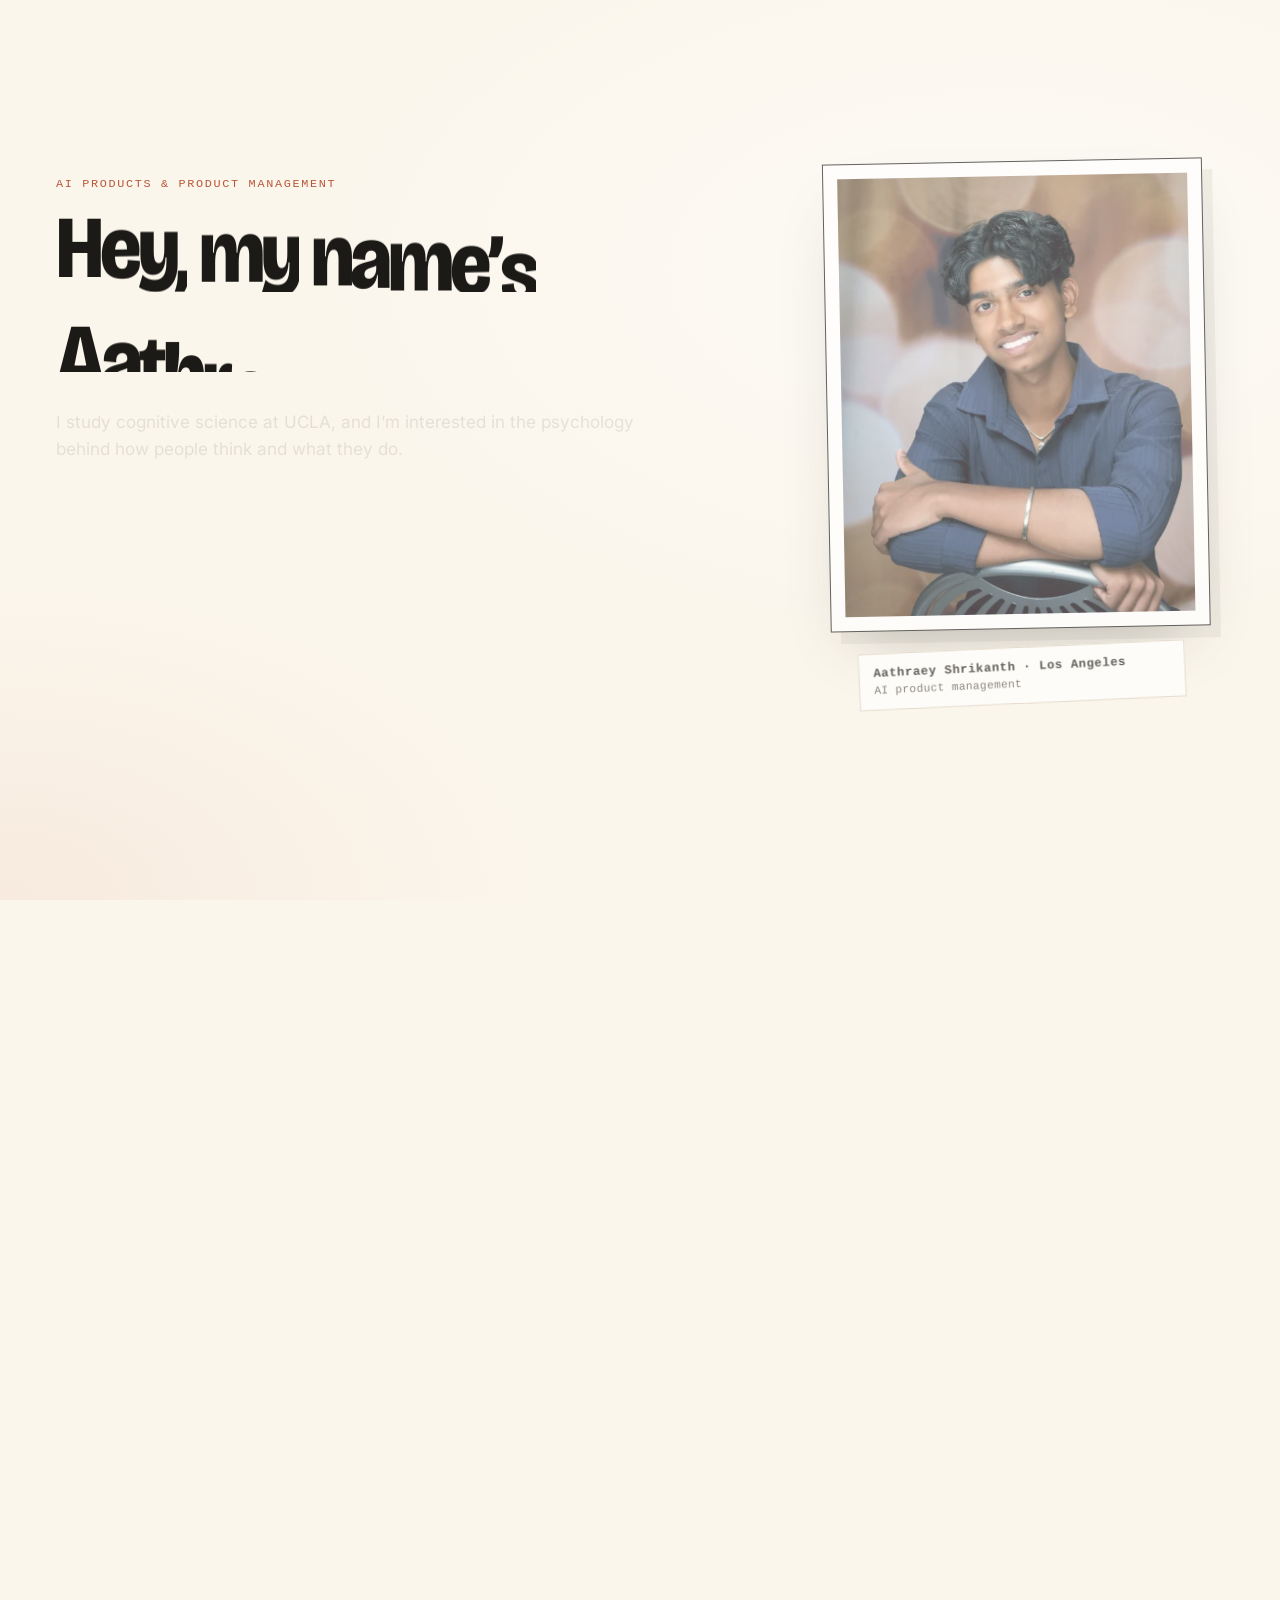
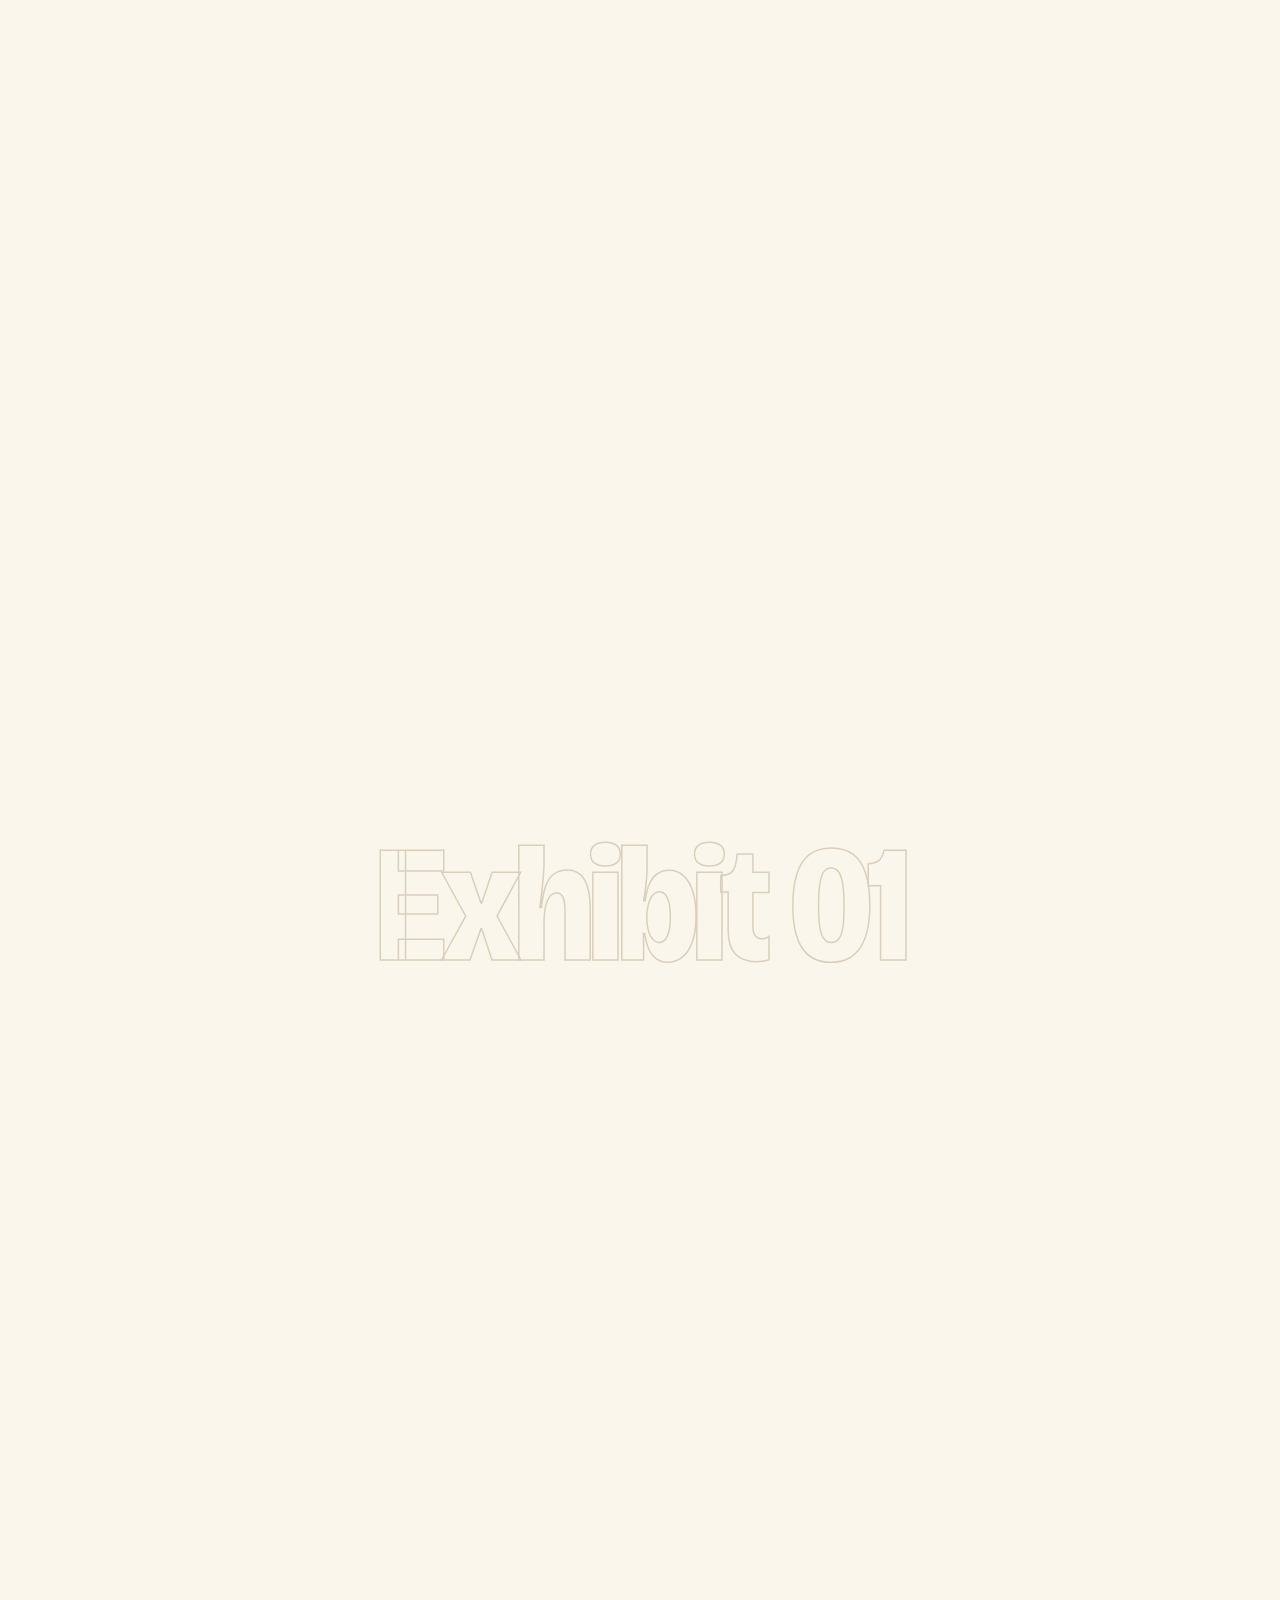
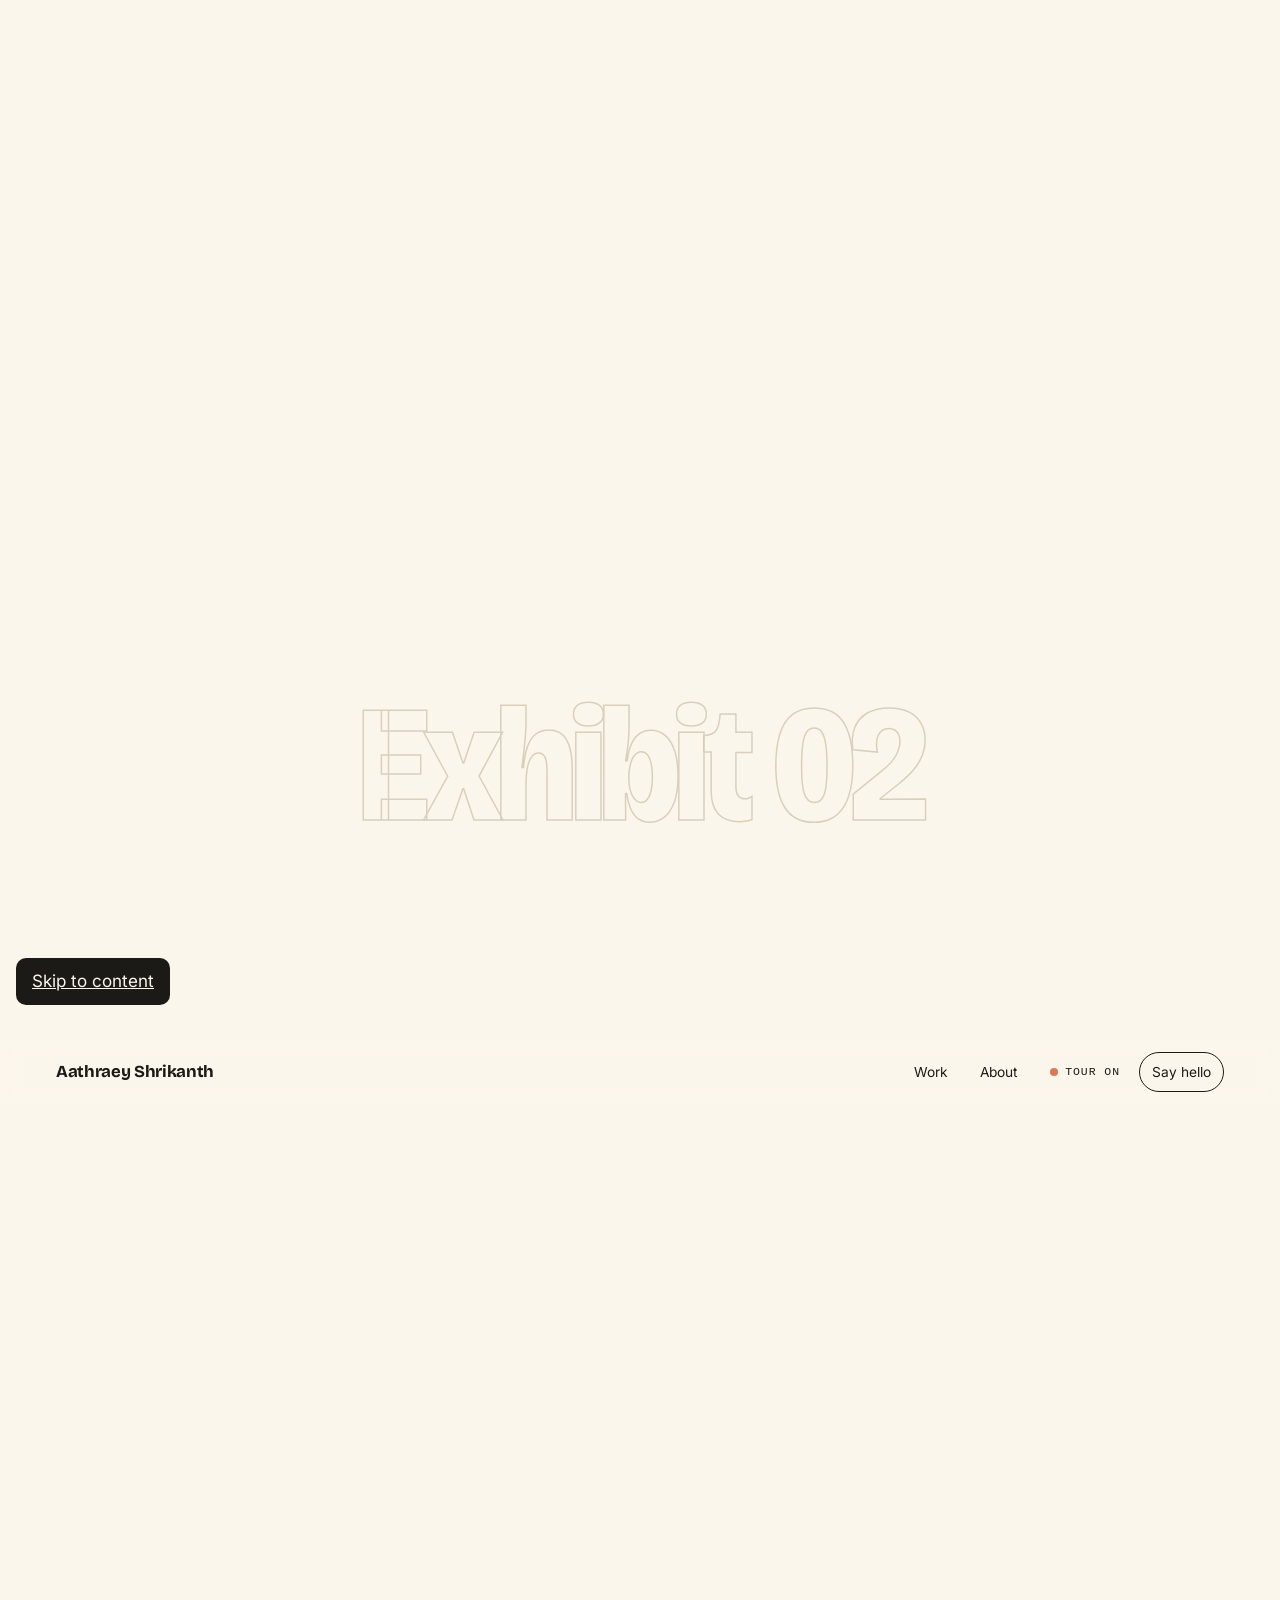
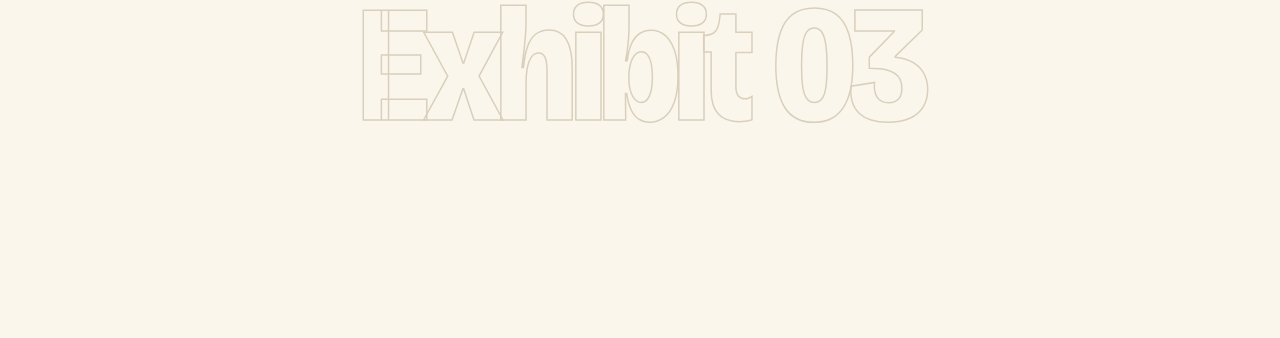
<file: contact/index.html>
<!doctype html>
<html lang="en">
<head>
<meta charset="utf-8">
<meta name="viewport" content="width=device-width,initial-scale=1">
<meta name="robots" content="noindex">
<meta http-equiv="refresh" content="0; url=/#contact">
<link rel="canonical" href="https://aathraey.github.io/">
<title>Say hello | Aathraey Shrikanth</title>
<link rel="icon" href="/assets/monogram.svg" type="image/svg+xml">
<link rel="stylesheet" href="/assets/css/base.css">
</head>
<body>
<main class="lost"><div><h1 class="display">Let’s talk!</h1><p>The contact section moved to the main page.</p><a class="button primary" href="/#contact">Go to contact</a></div></main>
</body>
</html>
</file>
<file: assets/css/base.css>
/* Exhibit Hall: tokens, type, layout, and the paper world. */
@font-face{font-family:"Bricolage";src:url("../fonts/bricolage-grotesque.woff2") format("woff2");font-weight:200 800;font-stretch:75% 100%;font-display:swap}
@font-face{font-family:"Inter";src:url("../fonts/inter.woff2") format("woff2");font-weight:100 900;font-display:swap}
@font-face{font-family:"Anton";src:url("../fonts/anton.woff2") format("woff2");font-display:swap}
@font-face{font-family:"Pixelify";src:url("../fonts/pixelify-sans-500.ttf") format("truetype");font-weight:500;font-display:swap}
@font-face{font-family:"Pixelify";src:url("../fonts/pixelify-sans-700.ttf") format("truetype");font-weight:700;font-display:swap}
@font-face{font-family:"PressStart";src:url("../fonts/press-start-2p.ttf") format("truetype");font-display:swap}

:root{
  --paper:#FBF6EC;--paper-2:#F3ECDD;--ink:#1B1A17;--ink-2:#5A564D;--line:#D9CFBB;
  --orange:#D97757;--orange-deep:#B9573A;
  --display:"Bricolage","Inter",system-ui,sans-serif;
  --body:"Inter",system-ui,-apple-system,"Segoe UI",sans-serif;
  --mono:ui-monospace,"SF Mono",Menlo,Consolas,monospace;
  --wrap:1180px;--gutter:clamp(20px,5vw,56px);--floor:176px;
}
*,*::before,*::after{box-sizing:border-box}
html{-webkit-text-size-adjust:100%;scroll-behavior:smooth}
html.reduced{scroll-behavior:auto}
body{margin:0;background:var(--paper);color:var(--ink);font-family:var(--body);font-size:1.0625rem;line-height:1.6;-webkit-font-smoothing:antialiased;overflow-x:hidden}
img,video,canvas{display:block;max-width:100%}
a{color:inherit}
h1,h2,h3,p,dl,dd,ol,ul,figure{margin:0}
ol,ul{padding:0;list-style:none}
button{font:inherit;color:inherit;cursor:pointer}
:focus-visible{outline:3px solid var(--orange);outline-offset:3px;border-radius:6px}
.sr-only{position:absolute;width:1px;height:1px;overflow:hidden;clip:rect(0 0 0 0);white-space:nowrap}
.skip-link{position:fixed;left:16px;top:-80px;z-index:100;background:var(--ink);color:var(--paper);padding:10px 16px;border-radius:10px;transition:top .2s}
.skip-link:focus{top:16px}
.icon{width:1.1em;height:1.1em;fill:none;stroke:currentColor;stroke-width:1.8;stroke-linecap:round;stroke-linejoin:round;flex:none}
.icon-defs{position:absolute;width:0;height:0}
.wrap{width:min(var(--wrap),100% - 2*var(--gutter));margin-inline:auto}

/* Type */
.display{font-family:var(--display);font-weight:760;font-stretch:88%;letter-spacing:-.045em;line-height:.9}
.eyebrow{font-family:var(--mono);font-size:.74rem;letter-spacing:.14em;text-transform:uppercase;color:var(--ink-2)}
h2{font-family:var(--display);font-weight:740;font-stretch:90%;letter-spacing:-.035em;line-height:.96;font-size:clamp(2.3rem,5.4vw,4.6rem)}
h3{font-family:var(--display);font-weight:700;letter-spacing:-.025em;line-height:1.05;font-size:clamp(1.5rem,2.6vw,2.2rem)}
.split-word{display:inline-block;overflow:hidden;vertical-align:top;padding-bottom:.08em;margin-bottom:-.08em}
.split-char{display:inline-block;will-change:transform}

/* Header */
.site-header{position:fixed;inset:0 0 auto 0;z-index:40;display:flex;align-items:center;justify-content:space-between;gap:16px;padding:14px var(--gutter);color:var(--ink);background:color-mix(in srgb,var(--hdr,#FBF6EC) 78%,transparent);-webkit-backdrop-filter:blur(10px);backdrop-filter:blur(10px);transition:color .35s,background-color .35s}
.brand{font-family:var(--display);font-weight:720;font-size:1.05rem;letter-spacing:-.02em;text-decoration:none;white-space:nowrap}
.site-nav{display:flex;align-items:center;gap:6px}
.site-nav a,.tour-toggle{white-space:nowrap;font-size:.86rem;text-decoration:none;padding:8px 12px;border-radius:999px;border:1.5px solid transparent;background:none}
.site-nav a:hover,.tour-toggle:hover{border-color:currentColor}
.site-nav .nav-cta{border-color:currentColor}
.tour-toggle{display:inline-flex;align-items:center;gap:7px;font-family:var(--mono);font-size:.72rem;letter-spacing:.08em;text-transform:uppercase}
.tour-toggle i{width:8px;height:8px;border-radius:50%;background:var(--orange)}
.tour-toggle[aria-pressed="false"] i{background:transparent;box-shadow:inset 0 0 0 1.5px currentColor}
body[data-world="content"] .site-header{color:#fff;--hdr:#0A0A0A}
body[data-world="leads"] .site-header{color:#fff;--hdr:#0F2A5F}
body[data-world="moblife"] .site-header{color:#2B211A;--hdr:#FFF4DA}
@media (max-width:640px){
  .site-nav a:not(.nav-cta){display:none}
  .site-header{padding:14px 16px;gap:8px}
  .brand{font-size:.95rem}
  .tour-toggle{padding:8px 8px;font-size:.62rem}
  .site-nav .nav-cta{padding:7px 12px;font-size:.8rem}
}

/* Buttons */
.button{display:inline-flex;align-items:center;gap:10px;padding:13px 20px;border-radius:999px;border:1.5px solid var(--ink);text-decoration:none;font-weight:600;font-size:.95rem;background:transparent;transition:transform .2s,background .2s,color .2s}
.button:hover{transform:translateY(-2px)}
.button.primary{background:var(--ink);color:var(--paper)}
.button.primary:hover{background:var(--orange-deep);border-color:var(--orange-deep)}
.button.quiet:hover{background:var(--ink);color:var(--paper)}

/* Lobby */
.lobby{position:relative;min-height:100svh;display:flex;flex-direction:column;justify-content:center;padding:104px 0 calc(var(--floor) + 8px)}
.lobby::before{content:"";position:absolute;inset:0;background:radial-gradient(90% 70% at 78% 30%,#fff8 0,transparent 60%),radial-gradient(60% 50% at 0% 100%,#d9775718 0,transparent 70%);pointer-events:none}
.lobby-grid{position:relative;display:grid;grid-template-columns:minmax(0,1.25fr) minmax(0,.75fr);gap:clamp(28px,5vw,80px);align-items:center}
.lobby h1{font-size:clamp(3rem,6.9vw,6.9rem);margin:12px 0 22px}
.lobby-copy p{max-width:34em;color:var(--ink-2)}
.lobby-copy p+p{margin-top:.9em}
.lobby-copy p.eyebrow{color:var(--orange-deep)}
.actions{display:flex;flex-wrap:wrap;gap:12px;margin-top:28px}
.frame{justify-self:center;width:min(100%,380px);transform:rotate(1.6deg)}
.frame-mat{background:#fff;padding:14px;border:1.5px solid var(--ink);box-shadow:10px 12px 0 #1b1a1714,0 30px 60px -30px #1b1a1766}
.frame-mat img{width:100%;height:auto;aspect-ratio:4/5;object-fit:cover}
.placard{margin:18px auto 0;width:86%;background:#fff;border:1px solid var(--line);padding:10px 14px;font-family:var(--mono);font-size:.7rem;line-height:1.5;letter-spacing:.03em;color:var(--ink-2);transform:rotate(-1.6deg)}
.placard strong{display:block;color:var(--ink);font-size:.76rem;letter-spacing:.05em}
.ticker{overflow:hidden;border-block:1.5px solid var(--ink);background:var(--paper);padding:12px 0}
.ticker-track{display:flex;gap:44px;width:max-content;font-family:var(--display);font-weight:700;font-size:1.15rem;letter-spacing:-.01em;animation:ticker 36s linear infinite}
.ticker-track span{display:inline-flex;align-items:center;gap:44px;white-space:nowrap}
.ticker-track span::after{content:"";width:9px;height:9px;background:var(--orange);transform:rotate(45deg)}
@keyframes ticker{to{transform:translateX(-50%)}}
html.reduced .ticker-track{animation:none}
@media (max-width:820px){
  .lobby{padding-top:92px}
  .lobby-grid{grid-template-columns:1fr}
  .frame{order:-1;width:min(46%,190px);justify-self:start}
  .frame-mat{padding:8px}
  .piece-art{min-height:220px;padding:16px}
  .pieces{gap:64px}
  .placard{display:none}
}

/* Paper sections */
.section{position:relative;padding:clamp(72px,11vw,150px) 0}
.section-head{display:grid;gap:14px;margin-bottom:clamp(36px,6vw,72px)}
.section-head p:not(.eyebrow){max-width:38em;color:var(--ink-2)}

/* Wall pieces */
/* The gap between pieces is tall enough for the guide to stand in it while it talks. */
.pieces{display:grid;gap:clamp(64px,25vh,236px)}
.piece{display:grid;grid-template-columns:minmax(0,1fr) minmax(0,1fr);gap:clamp(28px,5vw,72px);align-items:center}
.piece:nth-child(even) .piece-art{order:-1}
.piece-info{display:grid;gap:14px}
.piece-info>p:not(.eyebrow){color:var(--ink-2);max-width:32em}
.stats{display:flex;flex-wrap:wrap;gap:12px 34px;margin-top:10px}
.stats div{display:grid}
.stats dt{font-family:var(--display);font-weight:760;font-size:clamp(1.9rem,3.4vw,2.9rem);letter-spacing:-.04em;line-height:1}
.stats dd{font-size:.8rem;color:var(--ink-2);margin-top:5px}
.text-link{font-weight:600;text-decoration-thickness:1.5px;text-underline-offset:4px}
.piece-art{position:relative;border:1.5px solid var(--ink);background:var(--paper-2);padding:clamp(18px,3vw,34px);box-shadow:10px 12px 0 #1b1a1712;min-height:300px;display:grid;place-items:center;overflow:hidden}
@media (max-width:820px){.piece{grid-template-columns:1fr}.piece:nth-child(even) .piece-art{order:0}}

.browser{width:100%;border:1.5px solid var(--ink);border-radius:12px;overflow:hidden;background:#fff}
.browser-bar{display:flex;align-items:center;gap:6px;padding:9px 12px;border-bottom:1.5px solid var(--ink);font-family:var(--mono);font-size:.68rem;color:var(--ink-2)}
.browser-bar i{width:9px;height:9px;border-radius:50%;border:1.5px solid var(--ink)}
.browser-bar span{margin-left:8px}
.browser-screen{position:relative;aspect-ratio:16/10;background:#111}
.browser-screen img,.browser-screen video{position:absolute;inset:0;width:100%;height:100%;object-fit:cover}
.browser-screen video{opacity:0;transition:opacity .4s}
.browser-screen video.is-playing{opacity:1}

.phone{width:min(200px,52vw);aspect-ratio:390/844;border:1.5px solid var(--ink);border-radius:26px;padding:7px;background:#111;box-shadow:8px 10px 0 #1b1a1718}
.phone-screen{position:relative;width:100%;height:100%;border-radius:19px;overflow:hidden;background:#000}
.phone-screen img{position:absolute;inset:0;width:100%;height:100%;object-fit:cover}
.am-art{display:flex;align-items:center;justify-content:center;gap:clamp(14px,3vw,34px);flex-wrap:wrap}
.am-art .phone{width:min(166px,44vw)}
.am-screens img{opacity:0;animation:am-cycle 9s infinite}
.am-screens img:nth-child(1){animation-delay:0s}.am-screens img:nth-child(2){animation-delay:3s}.am-screens img:nth-child(3){animation-delay:6s}
@keyframes am-cycle{0%,4%{opacity:0}8%,33%{opacity:1}38%,100%{opacity:0}}
html.reduced .am-screens img{animation:none}html.reduced .am-screens img:first-child{opacity:1}
.toasts{display:grid;gap:10px}
.toasts li{display:flex;align-items:center;gap:9px;padding:10px 14px;background:#fff;border:1.5px solid var(--ink);border-radius:999px;font-size:.84rem;font-weight:600}
.toasts .icon{color:#7B4FD0}

/* Support router */
.router{width:100%;max-width:420px;font-family:var(--mono);font-size:.66rem;color:var(--ink-2)}
.router-clock{display:flex;justify-content:space-between;margin-bottom:10px;text-transform:uppercase;letter-spacing:.1em}
.router-lane{position:relative;height:150px;border:1.5px dashed var(--line);border-radius:10px;margin-bottom:10px;overflow:hidden;background:#fff8}
.ticket{position:absolute;top:10px;left:calc(50% - 22px);width:44px;height:28px;border:1.5px solid var(--ink);border-radius:6px;background:#fff;display:grid;place-items:center;font-weight:700;color:var(--ink);opacity:0;animation:ticket 8s infinite cubic-bezier(.5,0,.2,1)}
.ticket::before{content:"";position:absolute;left:6px;right:14px;top:8px;height:2px;background:var(--line);box-shadow:0 6px 0 var(--line)}
.ticket:nth-child(1){--tx:-150px;animation-delay:0s}
.ticket:nth-child(2){--tx:-50px;animation-delay:1.6s}
.ticket:nth-child(3){--tx:50px;animation-delay:3.2s}
.ticket:nth-child(4){--tx:150px;animation-delay:4.8s}
.ticket.vague{animation-name:ticket-vague;animation-delay:6.4s;border-color:var(--orange-deep);color:var(--orange-deep)}
.ticket.vague::before{display:none}
@keyframes ticket{0%{opacity:0;transform:translate(0,-30px)}6%{opacity:1;transform:translate(0,0)}14%{transform:translate(0,0)}26%{opacity:1;transform:translate(var(--tx),96px)}34%{opacity:0;transform:translate(var(--tx),130px)}100%{opacity:0}}
@keyframes ticket-vague{0%{opacity:0;transform:translate(0,-30px)}6%{opacity:1;transform:translate(0,0)}12%{transform:translate(0,44px)}15%{transform:translate(-7px,44px)}18%{transform:translate(7px,44px)}21%{transform:translate(0,44px)}30%{opacity:1;transform:translate(0,-6px)}36%{opacity:0;transform:translate(0,-40px)}100%{opacity:0}}
.router-queues{display:grid;grid-template-columns:repeat(4,1fr);gap:8px}
.router-queues li{border:1.5px solid var(--ink);border-radius:8px;padding:9px 4px;text-align:center;background:#fff;color:var(--ink);font-weight:700}
.router-note{margin-top:10px;color:var(--orange-deep)}
html.reduced .ticket{animation:none;opacity:1;position:static;display:inline-grid;margin:10px 4px}

/* Skool timeline */
.timeline{width:100%;max-width:440px}
.timeline-years{display:flex;justify-content:space-between;font-family:var(--mono);font-size:.68rem;letter-spacing:.08em;text-transform:uppercase;color:var(--ink-2)}
.timeline-bar{position:relative;height:18px;margin:12px 0 22px;border:1.5px solid var(--ink);border-radius:999px;background:#fff;overflow:hidden}
.timeline-bar i{position:absolute;inset:0;background:repeating-linear-gradient(90deg,var(--orange) 0 calc(100%/12 - 2px),transparent 0 calc(100%/12));transform-origin:left;transform:scaleX(var(--p,1))}
.timeline-rows{display:grid;gap:9px;font-size:.86rem}
.timeline-rows li{display:flex;gap:10px;align-items:baseline}
.timeline-rows b{font-family:var(--display);font-size:1.2rem;min-width:3.4em}

/* Small exhibits */
.small-head{display:grid;gap:8px;margin:clamp(72px,27vh,250px) 0 28px}
.small-head p:not(.eyebrow){color:var(--ink-2)}
.smalls{display:grid;grid-template-columns:repeat(2,minmax(0,1fr));gap:20px}
.small{border:1.5px solid var(--ink);background:#fff;padding:22px 24px;display:grid;gap:10px;box-shadow:6px 7px 0 #1b1a1710}
.small p:not(.eyebrow){color:var(--ink-2);font-size:.96rem}
.small-demo{font-family:var(--mono);font-size:.74rem;border-top:1.5px dashed var(--line);padding-top:12px;color:var(--ink-2);display:flex;align-items:center;gap:9px}
.pulse{width:9px;height:9px;border-radius:50%;background:var(--orange);animation:pulse 1.6s infinite}
@keyframes pulse{0%{box-shadow:0 0 0 0 #d9775788}100%{box-shadow:0 0 0 12px #d9775700}}
html.reduced .pulse{animation:none}
@media (max-width:700px){.smalls{grid-template-columns:1fr}}

/* Spotlight. The tour lights the thing being talked about and dims the rest of the page. */
/* It only fades. It glides (.glide) just when moving between two things already on screen. */
.spot{position:absolute;z-index:30;pointer-events:none;border-radius:18px;box-shadow:0 0 0 200vmax #1b1a1780;opacity:0;transition:opacity .45s ease}
.spot.on{opacity:1}
.spot.glide{transition:opacity .45s ease,top .45s cubic-bezier(.3,.8,.3,1),left .45s cubic-bezier(.3,.8,.3,1),width .45s cubic-bezier(.3,.8,.3,1),height .45s cubic-bezier(.3,.8,.3,1)}
html.reduced .spot{transition:none}

/* Life */
#life .section-head{margin-bottom:30px}
.life-cards{display:grid;grid-template-columns:repeat(4,minmax(0,1fr));gap:clamp(16px,2.2vw,30px);align-items:start}
.life-card{display:grid;gap:10px;align-content:start}
.life-card h3{font-size:clamp(1.1rem,1.6vw,1.38rem);line-height:1.12}
.print{background:#fff;padding:8px 8px 22px;border:1.5px solid var(--ink);box-shadow:6px 8px 0 #1b1a1712;transform:rotate(var(--tilt,0deg));transition:transform .35s cubic-bezier(.2,.8,.2,1)}
.print img{width:100%;height:auto;aspect-ratio:4/3;object-fit:cover}
.life-card:hover .print{transform:rotate(0deg) translateY(-6px)}
.life-card:nth-child(1){--tilt:-2.2deg}.life-card:nth-child(2){--tilt:1.5deg}.life-card:nth-child(3){--tilt:-1.1deg}.life-card:nth-child(4){--tilt:1.9deg}.life-card:nth-child(5){--tilt:-1.6deg}
.life-card p{color:var(--ink-2);font-size:.9rem;line-height:1.5}
@media (max-width:900px){.life-cards{grid-template-columns:repeat(2,minmax(0,1fr))}}
@media (max-width:520px){.life-cards{grid-template-columns:1fr;max-width:420px}}

/* Google Play badge. Google's artwork has clear space built in, so the link is sized by height. */
.play-badge{display:inline-block;margin:-6px 0 -10px -10px;transition:transform .2s}
.play-badge img{height:72px;width:auto}
.play-badge:hover{transform:translateY(-2px)}

/* Exit */
.exit{position:relative;padding:clamp(90px,13vw,190px) 0 clamp(56px,7vw,88px);background:linear-gradient(180deg,var(--paper) 0,#F2B7A0 55%,var(--orange) 100%);overflow:hidden}
.exit h2{font-size:clamp(3.4rem,11vw,10rem);line-height:.88}
.exit-copy{display:grid;gap:22px;max-width:44rem}
.exit-copy>p{font-size:1.15rem;max-width:30em}
.chips{margin-top:44px;display:grid;gap:12px}
.chips-list{display:flex;flex-wrap:wrap;gap:10px}
.chip{padding:10px 16px;border-radius:999px;border:1.5px solid var(--ink);background:var(--paper);font-size:.9rem;font-weight:600;transition:transform .2s,background .2s,color .2s}
.chip:hover{transform:translateY(-2px);background:var(--ink);color:var(--paper)}
/* The page ends right after the footer. The links sit on the left so the bottom right corner
   stays empty for the guide to sit in when the tour is off. */
.site-footer{background:var(--orange);color:var(--ink);padding:0 0 34px}
@media (max-width:700px){.site-footer{padding-bottom:104px}}
.footer-row{display:flex;flex-wrap:wrap;align-items:center;justify-content:flex-start;gap:14px 26px;border-top:1.5px solid var(--ink);padding-top:22px;font-size:.84rem}
.footer-row nav{display:flex;gap:14px}
.footer-row nav a{display:grid;place-items:center;width:38px;height:38px;border:1.5px solid var(--ink);border-radius:50%}
.footer-row nav .icon{width:17px;height:17px}
.fan-note{font-family:var(--mono);font-size:.68rem;letter-spacing:.03em;margin-top:14px;opacity:.8}

/* Email popover */
.email-options{position:fixed;margin:0;inset:auto;border:1.5px solid var(--ink);border-radius:14px;background:var(--paper);color:var(--ink);padding:12px;box-shadow:6px 8px 0 #1b1a1722;min-width:240px}
.email-options p{font-family:var(--mono);font-size:.72rem;color:var(--ink-2);padding:2px 8px 10px}
.email-options a{display:flex;align-items:center;justify-content:space-between;gap:10px;padding:10px 8px;border-radius:8px;text-decoration:none;font-weight:600;font-size:.92rem}
.email-options a:hover{background:var(--paper-2)}

/* 404 and forward pages */
.lost{min-height:100svh;display:grid;place-items:center;text-align:center;padding:24px}
.lost h1{font-size:clamp(4rem,16vw,12rem)}
.lost p{color:var(--ink-2);margin:14px auto 26px;max-width:26em}
.lost img{width:150px;margin:0 auto 6px}
</file>
<file: assets/css/scenes.css>
/* The three worlds. Default layout is plain document flow. html.pin turns each stage into a pinned, scrubbed scene. */
.scene{position:relative}
.stage{position:relative;overflow:hidden;padding:clamp(84px,11vw,130px) 0}
.world-bg{position:absolute;inset:0;z-index:0}
.stage-inner{position:relative;z-index:2;width:min(var(--wrap),100% - 2*var(--gutter));margin-inline:auto;display:grid;gap:44px}
.scene-head{display:grid;gap:14px;align-content:center;max-width:30rem}
.scene-head h2{font-size:clamp(2.2rem,4.4vw,3.9rem)}
.scene-main{position:relative;min-width:0}

html.pin .stage{height:100vh;padding:0}
/* Between rooms the stage is bare paper, so it carries the room number until the iris opens. */
html.pin .stage::before{content:"Exhibit " attr(data-room);position:absolute;inset:0;display:grid;place-items:center;font-family:var(--display);font-weight:760;font-stretch:88%;letter-spacing:-.04em;font-size:clamp(4rem,13vw,12rem);color:transparent;-webkit-text-stroke:1.5px #D9CFBB}
html.pin .world-bg{clip-path:circle(var(--r,0%) at 9% 88%)}
html.pin .stage-inner{position:absolute;inset:0;width:auto;margin:0;padding:92px var(--gutter) var(--floor);grid-template-columns:minmax(0,.72fr) minmax(0,1.6fr);gap:clamp(28px,4vw,64px);align-items:center}
html.pin .scene-main{height:100%}

/* Plain page on a wide screen ("Just looking"): heading on the left, content on the right, ordinary scrolling. */
@media (min-width:900px){
  html:not(.pin) .stage{padding:clamp(72px,9vw,112px) 0}
  html:not(.pin) .stage-inner{grid-template-columns:minmax(0,.72fr) minmax(0,1.6fr);gap:clamp(28px,4vw,64px);align-items:start}
  html:not(.pin) .scene-head{position:sticky;top:96px}
  html:not(.pin) .cm-cards{flex-wrap:wrap;overflow:visible;justify-content:center;padding-bottom:6px}
  html:not(.pin) .cm-cards figure.sq{width:168px}
  html:not(.pin) .cm-cards figure.tall{width:95px}
  html:not(.pin) .cm-total b{font-size:clamp(5rem,11vw,9rem)}
  html:not(.pin) .leads-canvas{height:340px}
  html:not(.pin) .ml-frame{height:min(60vh,480px)}
}

/* Looping three-pose sprites */
.sprite{position:relative;display:block;aspect-ratio:1}
.sprite img{position:absolute;inset:0;width:100%;height:100%;object-fit:contain;opacity:0;animation:pose 1.2s steps(1) infinite}
.sprite img:nth-child(1){animation-delay:0s}.sprite img:nth-child(2){animation-delay:-.8s}.sprite img:nth-child(3){animation-delay:-.4s}
@keyframes pose{0%{opacity:1}33.4%,100%{opacity:0}}
html.reduced .sprite img{animation:none}html.reduced .sprite img:first-child{opacity:1}
.scene:not(.in-view) .sprite img{animation-play-state:paused}

/* ---------- 01 Content machine ---------- */
.scene-content .world-bg{background-color:#0A0A0A;background-image:linear-gradient(#1A1A1A 1px,transparent 1px),linear-gradient(90deg,#1A1A1A 1px,transparent 1px);background-size:56px 56px}
.scene-content .stage-inner{color:#fff}
.scene-content .eyebrow{color:#9AA0A6}
.scene-content h2{font-family:"Anton","Bricolage",sans-serif;font-weight:400;font-stretch:100%;text-transform:uppercase;letter-spacing:.005em;line-height:1}
.scene-content h2 em{font-style:normal;color:#37DB6E;text-shadow:0 0 34px #37db6e99}
.scene-content .scene-desc{color:#9AA0A6}
.cm{display:grid;gap:40px}
.cm-layer{min-width:0}
html.pin .cm{position:relative;height:100%;display:block}
html.pin .cm-layer{position:absolute;inset:0;display:grid;place-items:center;align-content:center}

.cm-line{display:grid;gap:22px;width:100%}
.cm-track{position:relative;height:44px}
.cm-track::before{content:"";position:absolute;left:0;right:0;top:50%;height:2px;background:#2A2A2A}
.cm-fill{position:absolute;left:0;right:0;top:50%;height:2px;background:#37DB6E;box-shadow:0 0 16px #37db6e;transform-origin:left;transform:scaleX(0)}
.cm-card{position:absolute;left:0;top:4px;width:62px;height:36px;border-radius:8px;background:#fff;color:#0A0A0A;display:grid;place-items:center;font-family:var(--mono);font-size:.66rem;font-weight:700;letter-spacing:.08em;text-transform:uppercase;box-shadow:0 0 26px #37db6e66}
.cm-crew{display:grid;grid-template-columns:repeat(5,minmax(0,1fr));gap:clamp(8px,1.4vw,18px)}
.cm-crew li{display:grid;justify-items:center;gap:4px;padding:14px 6px 12px;border-radius:16px;border:1px solid #ffffff1f;background:linear-gradient(180deg,#ffffff12,#ffffff05);backdrop-filter:blur(12px);transition:border-color .25s,box-shadow .25s,translate .25s}
/* The lift uses translate, not transform. GSAP owns transform for the entrance, and a CSS
   transition on the same property left Eve stuck partway down after a resize. */
.cm-crew li.active{border-color:#37DB6E;box-shadow:0 0 34px #37db6e40;translate:0 -6px}
.cm-crew .sprite{width:min(100%,104px)}
.cm-crew strong{font-family:var(--display);font-size:1.02rem}
.cm-crew span.role{font-size:.72rem;color:#9AA0A6}
html.js:not(.pin):not(.reduced) .cm-card{animation:cm-ride 7s linear infinite}
html.js:not(.pin):not(.reduced) .cm-fill{animation:cm-fill 7s linear infinite}
@keyframes cm-ride{0%{left:0}90%,100%{left:calc(100% - 62px)}}
@keyframes cm-fill{0%{transform:scaleX(0)}90%,100%{transform:scaleX(1)}}

/* "13 posts a day" sits under the agents, on the same screen. */
/* Centered under the middle agent: the number first, the five post types on one row beneath it. */
.cm-daily{display:grid;justify-items:center;gap:16px;margin-top:clamp(18px,3.4vh,34px)}
.cm-daily::before{content:"";width:1.5px;height:clamp(14px,2.6vh,26px);background:linear-gradient(#37DB6E00,#37DB6E);margin-bottom:-4px}
.cm-count{display:flex;align-items:center;gap:14px;font-family:"Anton",sans-serif;text-transform:uppercase;white-space:nowrap;line-height:1}
.cm-count b{font-size:clamp(2.6rem,5vw,4.2rem);line-height:1;font-weight:400;color:#37DB6E;text-shadow:0 0 34px #37db6e80}
.cm-count span{font-size:clamp(1.05rem,1.7vw,1.45rem);letter-spacing:.04em}
.cm-tiles{display:flex;flex-wrap:wrap;justify-content:center;gap:8px}
.cm-tiles li{display:inline-flex;align-items:center;gap:8px;padding:7px 12px;border-radius:999px;border:1px solid #ffffff26;background:#ffffff0d;font-size:.8rem;font-weight:600}
.cm-tiles .icon{width:15px;height:15px}

.cm-gallery{width:100%}
.cm-cards{display:flex;gap:14px;overflow-x:auto;padding:6px 2px 16px;scroll-snap-type:x mandatory}
.cm-cards figure{flex:none;scroll-snap-align:center;border-radius:12px;overflow:hidden;border:1px solid #ffffff2b;background:#111;box-shadow:0 22px 50px -18px #000}
.cm-cards figure.sq{width:min(52vw,230px);aspect-ratio:1}
.cm-cards figure.tall{width:min(34vw,150px);aspect-ratio:9/16}
.cm-cards img{width:100%;height:100%;object-fit:cover}
.cm-caption{margin-top:6px;font-size:.84rem;color:#9AA0A6;text-align:center}
html.pin .cm-gallery{display:block}
html.pin .cm-cards{position:absolute;inset:0;display:block;overflow:visible;padding:0}
html.pin .cm-cards figure{position:absolute;left:50%;top:46%}
html.pin .cm-cards figure.sq{width:min(17vw,31vh,256px)}
html.pin .cm-cards figure.tall{width:min(10.6vw,19.5vh,160px)}
html.pin .cm-caption{position:absolute;left:0;right:0;top:1%;margin:0}

.cm-total{text-align:center;display:grid;gap:6px;justify-items:center}
.cm-total b{font-family:"Anton",sans-serif;font-weight:400;font-size:clamp(6rem,19vw,17rem);line-height:.86;color:#37DB6E;text-shadow:0 0 70px #37db6e88}
.cm-total span{font-family:"Anton",sans-serif;text-transform:uppercase;letter-spacing:.04em;font-size:clamp(1.2rem,2.6vw,2.2rem)}

/* ---------- 02 Lead engine ---------- */
.scene-leads .world-bg{background-color:#0F2A5F;background-image:linear-gradient(#ffffff14 1px,transparent 1px),linear-gradient(90deg,#ffffff14 1px,transparent 1px),linear-gradient(#ffffff0a 1px,transparent 1px),linear-gradient(90deg,#ffffff0a 1px,transparent 1px);background-size:120px 120px,120px 120px,24px 24px,24px 24px}
.scene-leads .stage-inner{color:#fff}
.scene-leads .eyebrow{color:#7FD4FF}
.scene-leads .scene-desc{color:#C9D8F5}
.scene-leads .sprite{width:86px;margin-top:6px}
.leads-main{display:grid;gap:18px}
.leads-stats{display:grid;grid-template-columns:repeat(3,minmax(0,1fr));gap:14px;position:relative;z-index:1}
.leads-stats div{border-top:1.5px solid #7FD4FF;padding-top:12px}
.leads-stats dt{font-family:var(--display);font-weight:760;font-size:clamp(1.7rem,3.6vw,3.3rem);letter-spacing:-.04em;line-height:1;font-variant-numeric:tabular-nums}
.leads-stats dd{font-family:var(--mono);font-size:.68rem;letter-spacing:.08em;text-transform:uppercase;color:#C9D8F5;margin-top:8px}
.leads-canvas{width:100%;height:300px}
html.pin .leads-main{display:block}
html.pin .leads-canvas{position:absolute;inset:0;height:100%}

/* ---------- 03 MobLife ---------- */
.scene-moblife .world-bg{background-color:#FFF4DA;background-image:linear-gradient(#EFE0BC 2px,transparent 2px),linear-gradient(90deg,#EFE0BC 2px,transparent 2px);background-size:32px 32px}
.scene-moblife .stage-inner{color:#2B211A}
.scene-moblife .eyebrow{font-family:"PressStart",var(--mono);font-size:.56rem;letter-spacing:.04em;color:#AD4C18}
.scene-moblife h2{font-family:"Pixelify",var(--display);font-weight:700;font-stretch:100%;letter-spacing:0;font-size:clamp(3rem,6.6vw,5.4rem)}
.scene-moblife .scene-desc{color:#574333}
.scene-moblife .text-link{font-family:"Pixelify",var(--body);font-weight:700;font-size:1.05rem;color:#AD4C18}
.px{image-rendering:pixelated}
.ml-main{display:grid;grid-template-columns:auto minmax(0,1fr);gap:clamp(20px,4vw,56px);align-items:center}
.ml-phone{position:relative;justify-self:center}
.ml-frame{position:relative;height:min(62vh,540px);aspect-ratio:9/16;border:4px solid #2B211A;background:#2B211A;box-shadow:8px 8px 0 #2B211A33}
.ml-frame img{position:absolute;inset:0;width:100%;height:100%;object-fit:cover;opacity:0}
.ml-frame img.on{opacity:1}
.ml-label{position:absolute;left:50%;bottom:-34px;transform:translateX(-50%);white-space:nowrap;font-family:"PressStart",var(--mono);font-size:.58rem;color:#574333}
.ml-pop{position:absolute;right:-18px;top:16%;font-family:"PressStart",var(--mono);font-size:.74rem;color:#fff;background:#AD4C18;border:3px solid #2B211A;padding:8px 9px;opacity:0;pointer-events:none}
.ml-side{display:grid;gap:22px;min-width:0}
.ml-hud{display:grid;grid-template-columns:auto 1fr;gap:12px;align-items:center;border:4px solid #2B211A;background:#EFE0BC;padding:12px 14px;box-shadow:6px 6px 0 #2B211A26}
.ml-lv{font-family:"PressStart",var(--mono);font-size:.62rem}
.ml-xp{position:relative;height:18px;border:3px solid #2B211A;background:#FFF4DA}
.ml-xp i{position:absolute;inset:0;background:#F4B75E;transform-origin:left;transform:scaleX(var(--xp,0))}
.ml-xp i::after{content:"";position:absolute;inset:0;background:repeating-linear-gradient(90deg,transparent 0 10px,#AD4C1833 10px 12px)}
.ml-party{display:flex;align-items:flex-end;gap:clamp(16px,3vw,40px);min-height:128px}
.ml-trainer{width:96px;height:144px;background:url("../img/trainer-idle.png") 0 0/384px 144px no-repeat;image-rendering:pixelated;animation:trainer .8s steps(4) infinite}
@keyframes trainer{to{background-position:-384px 0}}
.ml-egg{width:80px;height:96px}
.ml-chest{width:96px;height:80px}
.ml-boss{font-family:"PressStart",var(--mono);font-size:.7rem;color:#C43B32;opacity:0}
html.reduced .ml-trainer{animation:none}
.ml-stats{display:grid;grid-template-columns:repeat(3,minmax(0,1fr));gap:10px}
.ml-stats div{border:4px solid #2B211A;background:#FFF4DA;padding:12px 12px 10px;box-shadow:5px 5px 0 #2B211A26}
.ml-stats dt{font-family:"PressStart",var(--mono);font-size:clamp(1rem,1.7vw,1.5rem);line-height:1.2;color:#AD4C18}
.ml-stats dd{font-size:.76rem;color:#574333;margin-top:6px}
@media (max-width:760px){
  .ml-main{grid-template-columns:1fr}
  .ml-frame{height:min(64vh,440px)}
  .ml-label{position:static;transform:none;display:block;text-align:center;margin-top:12px}
  .ml-phone{margin-bottom:6px}
}

@media (max-width:899px){
  .cm-crew li{padding:10px 2px 8px}
  .cm-crew strong{font-size:.86rem}.cm-crew span.role{font-size:.6rem}
}
</file>
<file: assets/css/guide.css>
/* Claudelius: a fixed layer over the page. Never blocks clicks except on itself. */
.guide{position:fixed;left:0;bottom:10px;z-index:60;width:120px;pointer-events:none;will-change:transform;display:none}
html.js .guide.ready{display:block}
.g-body{position:relative;display:block;width:120px;height:120px;padding:0;border:0;background:none;pointer-events:auto;cursor:pointer;transform-origin:50% 100%;transition:transform .45s cubic-bezier(.3,1.4,.4,1)}
/* All frames are stacked and one is visible at a time, so a pose change never shows a gap. */
.g-body img{position:absolute;inset:0;width:100%;height:100%;object-fit:contain;transform:scaleX(var(--face,1));user-select:none;-webkit-user-drag:none;visibility:hidden}
.g-body img.on{visibility:visible}
/* Breathing steps aside for a hop, spin or duck. Without the :not() list it outranks them, and
   they would fire late, whenever the pose next changed. */
.guide.idle:not(.sit):not(.hop):not(.spin):not(.duck):not(.startle) .g-body{animation:g-breathe 3.4s ease-in-out infinite}
/* Asleep: z's float up and drift off his head, one after another. */
.g-zzz{position:absolute;left:66%;top:-40px;width:44px;height:64px;pointer-events:none;display:none}
.guide.asleep .g-zzz{display:block}
.g-zzz i{position:absolute;left:0;bottom:0;font:700 1.05rem/1 var(--mono);font-style:normal;color:#1B1A17;text-shadow:0 0 3px #fff,0 0 2px #fff;opacity:0;animation:g-z 2.7s ease-out infinite}
.g-zzz i:nth-child(2){font-size:.9rem;animation-delay:.9s}
.g-zzz i:nth-child(3){font-size:1.25rem;animation-delay:1.8s}
@keyframes g-z{0%{opacity:0;transform:translate(0,0) scale(.5) rotate(-12deg)}18%{opacity:1}70%{opacity:.9}100%{opacity:0;transform:translate(28px,-50px) scale(1.15) rotate(10deg)}}
/* Waking up: a startled jolt upward, a wide stretch, then he settles. */
.guide.startle .g-body{animation:g-startle .75s cubic-bezier(.2,.9,.3,1)}
@keyframes g-startle{0%{transform:none}18%{transform:translateY(-18px) scale(1.1,1.14)}40%{transform:translateY(0) scale(.95,1.03)}60%{transform:translateY(-4px) scale(1.04,.98)}100%{transform:none}}
@keyframes g-breathe{50%{transform:scaleY(1.018)}}
.guide.hop .g-body{animation:g-hop .5s cubic-bezier(.3,0,.3,1)}
@keyframes g-hop{0%,100%{transform:translateY(0) scale(1)}35%{transform:translateY(-14px) scale(.98,1.03)}70%{transform:translateY(0) scale(1.03,.96)}}
.g-shadow{position:absolute;left:22px;right:22px;bottom:-2px;height:10px;border-radius:50%;background:#0003;filter:blur(4px);z-index:-1}

.g-emote{position:absolute;left:50%;top:-22px;transform:translate(-50%,8px) scale(.6);min-width:34px;padding:3px 9px;border-radius:999px;background:#fff;border:1.5px solid #1B1A17;color:#1B1A17;font-family:var(--mono);font-weight:700;font-size:.78rem;line-height:1.4;text-align:center;opacity:0;transition:opacity .18s,transform .3s cubic-bezier(.3,1.6,.4,1);white-space:nowrap}
.g-emote.on{opacity:1;transform:translate(-50%,0) scale(1)}
.g-emote.act{font-style:italic;font-weight:600;color:#B9573A;border-color:#B9573A}
/* Poke reactions */
.guide.spin .g-body{animation:g-spin .8s cubic-bezier(.4,0,.2,1)}
@keyframes g-spin{to{transform:rotateY(360deg)}}
.guide.duck .g-body{animation:g-duck 1.6s cubic-bezier(.4,0,.2,1)}
@keyframes g-duck{0%,100%{transform:translateY(0)}22%,74%{transform:translateY(92%)}}

.g-bubble{position:absolute;bottom:16px;left:126px;width:var(--bw,min(430px,calc(100vw - 160px)));background:#FFFDF8;color:#1B1A17;border:1.5px solid #1B1A17;border-radius:16px;padding:12px 16px 14px;box-shadow:6px 7px 0 #1b1a1726;pointer-events:auto;opacity:0;transform:translateY(8px) scale(.97);transform-origin:0 100%;transition:opacity .2s,transform .28s cubic-bezier(.3,1.3,.4,1);visibility:hidden}
.g-bubble.on{opacity:1;transform:none;visibility:visible}
.g-bubble::before{content:"";position:absolute;left:-9px;bottom:26px;width:16px;height:16px;background:#FFFDF8;border-left:1.5px solid #1B1A17;border-bottom:1.5px solid #1B1A17;transform:rotate(45deg)}
.guide.right .g-bubble{left:auto;right:126px;transform-origin:100% 100%}
/* drop: the bubble hangs down from the sprite's head, for spots high up on the screen. */
.guide.drop .g-bubble{bottom:auto;top:8px;transform-origin:0 0}
.guide.drop.right .g-bubble{transform-origin:100% 0}
.guide.drop .g-bubble::before{bottom:auto;top:44px}
.guide.right .g-bubble::before{left:auto;right:-9px;border:0;border-right:1.5px solid #1B1A17;border-top:1.5px solid #1B1A17}
.g-top{display:flex;align-items:center;justify-content:space-between;gap:10px;margin-bottom:4px}
.g-name{font-family:var(--mono);font-size:.66rem;font-weight:700;letter-spacing:.14em;text-transform:uppercase;color:#B9573A}
.g-quiet{border:1.5px solid #D9CFBB;border-radius:999px;background:none;padding:3px 9px;font-family:var(--mono);font-size:.62rem;letter-spacing:.08em;text-transform:uppercase;color:#5A564D}
.g-quiet:hover{border-color:#1B1A17;color:#1B1A17}
.g-nav{display:flex;align-items:center;gap:10px;margin-top:11px}
.g-nav[hidden]{display:none}
.g-nav button{padding:7px 14px;border-radius:999px;border:1.5px solid #1B1A17;background:#FFFDF8;font-size:.84rem;font-weight:600}
.g-nav .g-next{background:#1B1A17;color:#FFFDF8;margin-left:auto;padding-inline:20px}
.g-nav .g-next:hover{background:#D97757;border-color:#D97757}
.g-nav .g-back:disabled{opacity:.35;cursor:default}
.g-count{font-family:var(--mono);font-size:.66rem;letter-spacing:.06em;color:#5A564D}
.g-hint{margin-top:8px;font-family:var(--mono);font-size:.62rem;letter-spacing:.03em;color:#5A564D;line-height:1.5}
.g-bubble:not(.nudge) .g-nav[hidden] + .g-hint{display:none}
.guide.nohint .g-hint{display:none}
.guide.nohint .g-bubble.nudge .g-hint{display:block}
.g-bubble.silent .g-text{display:none}
/* Done talking: the button that moves on turns orange, gives one small shake, then pulses. */
.g-bubble.ready .g-next,.g-bubble.ready .g-choice button:first-child{background:#D97757;border-color:#D97757;color:#fff;animation:g-shake .5s ease-in-out 1,g-pulse 1.7s ease-out .5s infinite}
@keyframes g-shake{0%,100%{transform:none}20%{transform:translateX(-4px)}45%{transform:translateX(4px)}70%{transform:translateX(-2px)}}
@keyframes g-pulse{0%{box-shadow:0 0 0 0 #d9775799}70%,100%{box-shadow:0 0 0 11px #d9775700}}
.g-bubble.nudge .g-hint{color:#B9573A;font-weight:700}
.g-bubble.nudge .g-next,.g-bubble.nudge .g-choice button:first-child{animation:g-nudge .5s 2}
.g-bubble.nudge .g-quiet{border-color:#B9573A;color:#B9573A}
@keyframes g-nudge{0%,100%{transform:none}30%{transform:scale(1.1)}60%{transform:scale(.97)}}
.g-text{font-size:.98rem;line-height:1.45;min-height:1.45em}
.g-text .c{opacity:0}
.g-text .c.v{opacity:1}
.g-text .aside{font-style:italic;font-size:.88em;color:#8E8474;letter-spacing:.01em}
.g-choice{display:flex;flex-wrap:wrap;gap:8px;margin-top:11px}
.g-choice[hidden]{display:none}
.g-choice button{padding:8px 14px;border-radius:999px;border:1.5px solid #1B1A17;background:#FFFDF8;font-size:.86rem;font-weight:600}
.g-choice button:first-child{background:#1B1A17;color:#FFFDF8}
.g-choice button:hover{background:#D97757;border-color:#D97757;color:#fff}

@media (max-width:700px){
  .guide{width:68px;bottom:6px}
  .g-body{width:68px;height:68px}
  .g-shadow{left:12px;right:12px}
  .g-bubble,.guide.right .g-bubble{left:72px;right:auto;bottom:8px;width:calc(100vw - 84px);padding:10px 12px 11px}
  .guide.right .g-bubble::before{left:-9px;right:auto;border:0;border-left:1.5px solid #1B1A17;border-bottom:1.5px solid #1B1A17}
  .g-text{font-size:.9rem}
  .g-emote{top:-18px;font-size:.66rem}
  .g-nav{margin-top:8px}
  .g-nav button{padding:8px 14px}
  .g-hint{display:none}
  .g-bubble.nudge .g-hint{display:block}
}
@media (prefers-reduced-motion:reduce){
  .g-body,.g-bubble,.g-emote{transition:none}
  .guide.idle .g-body,.guide.hop .g-body,.guide.startle .g-body,.g-zzz i{animation:none}
  .g-bubble.ready .g-next,.g-bubble.ready .g-choice button:first-child{animation:none}
}
</file>
